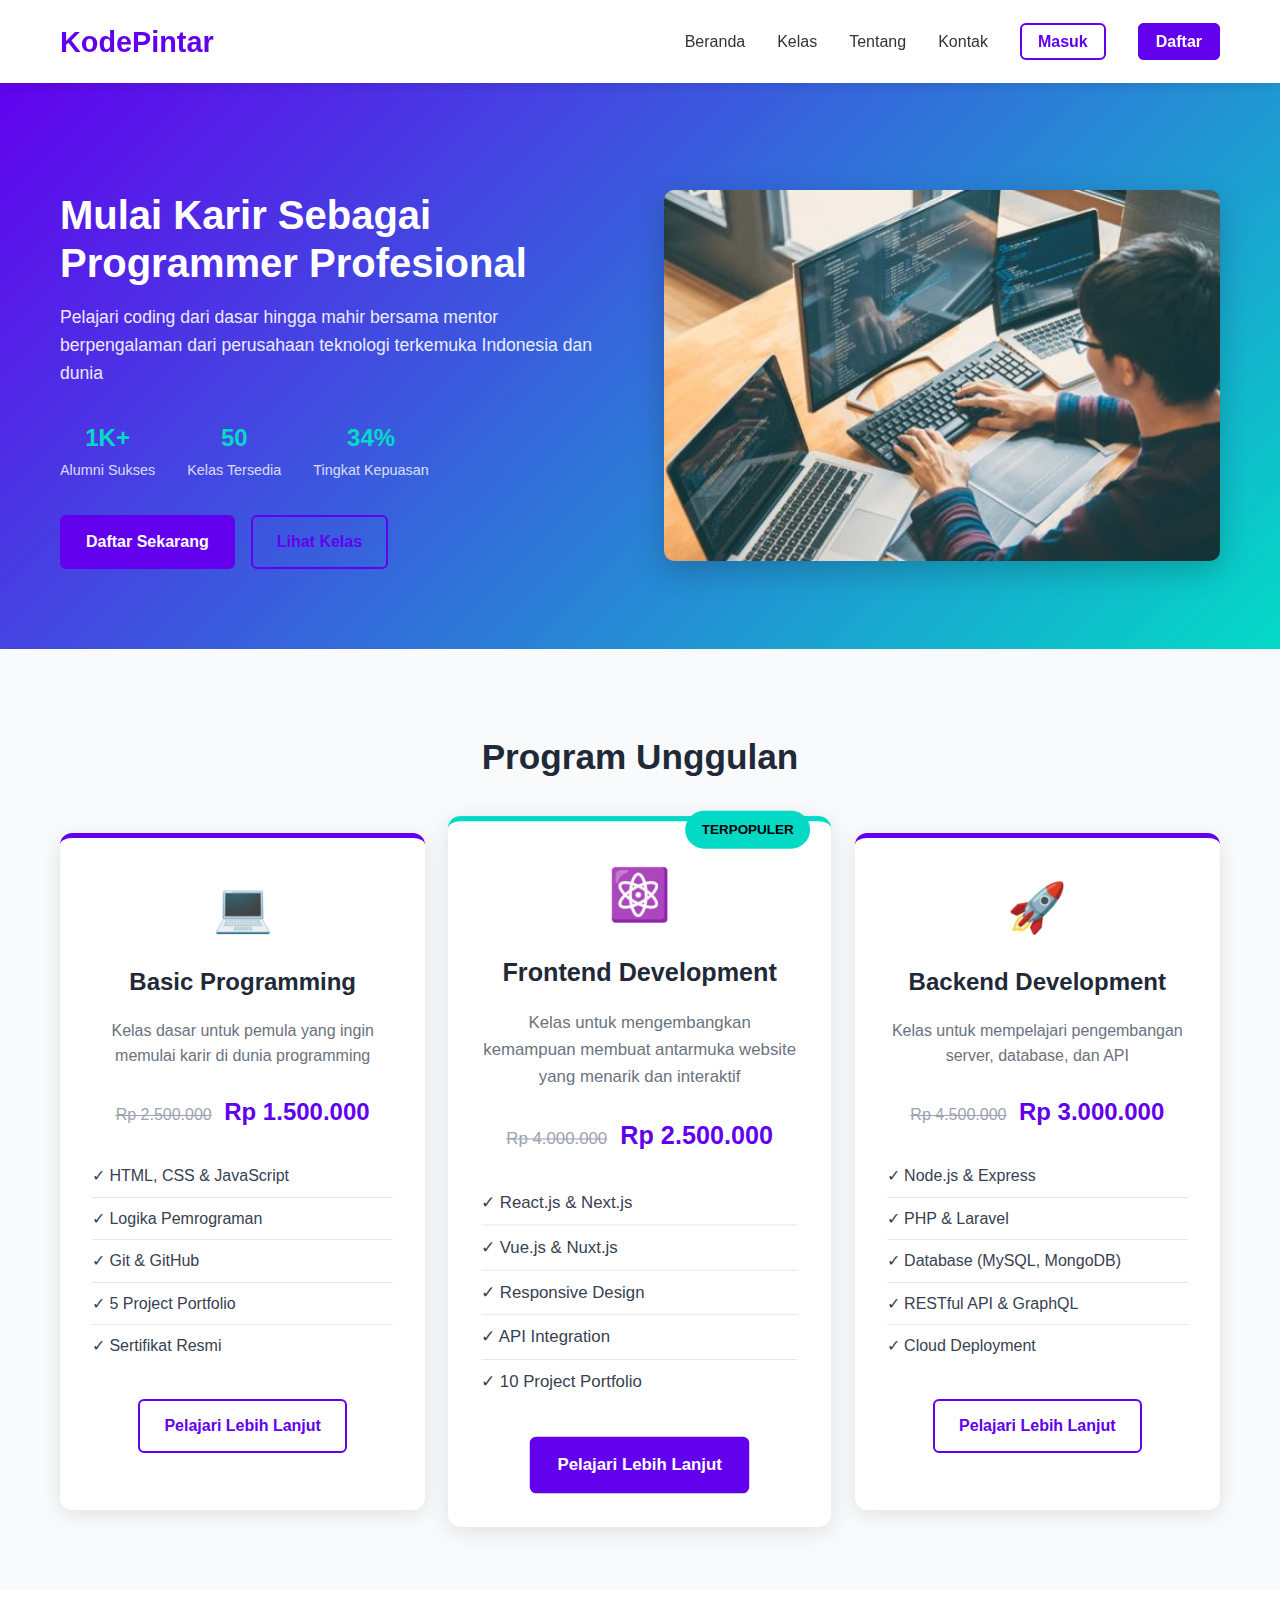
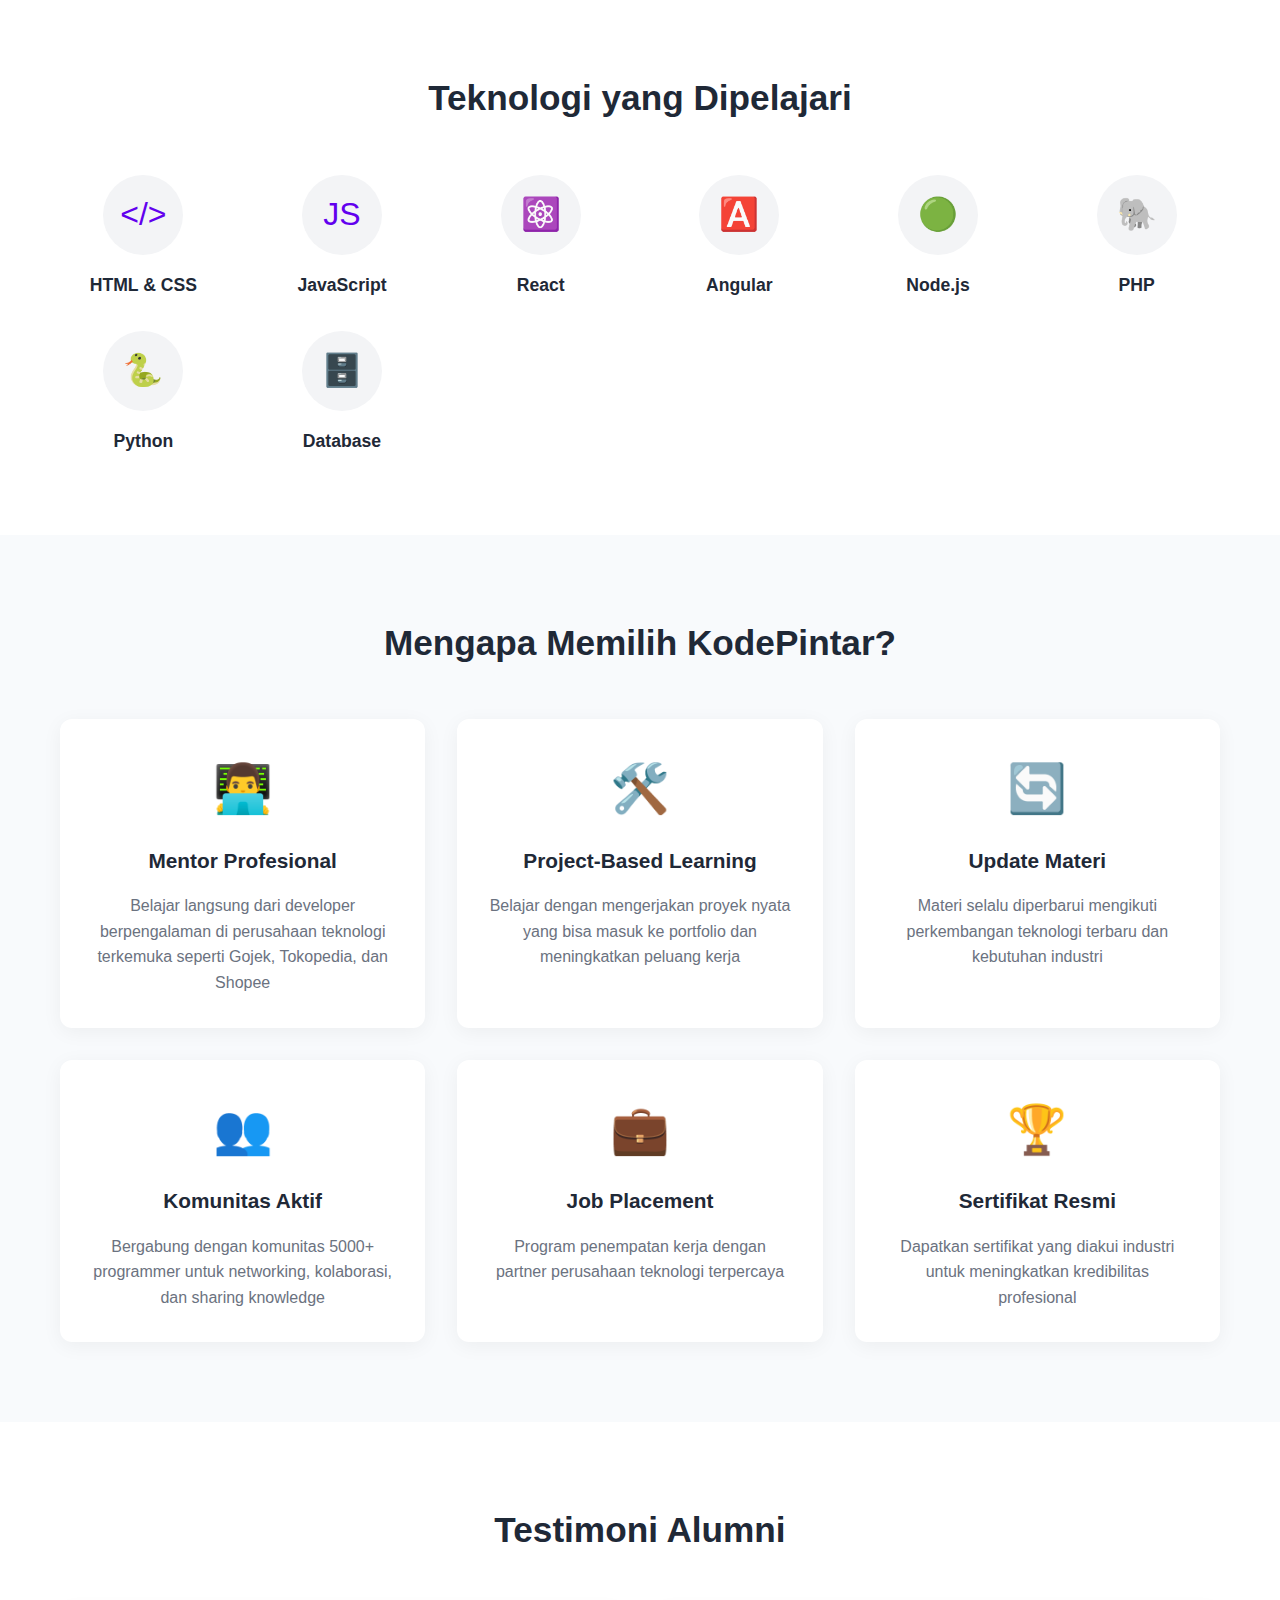
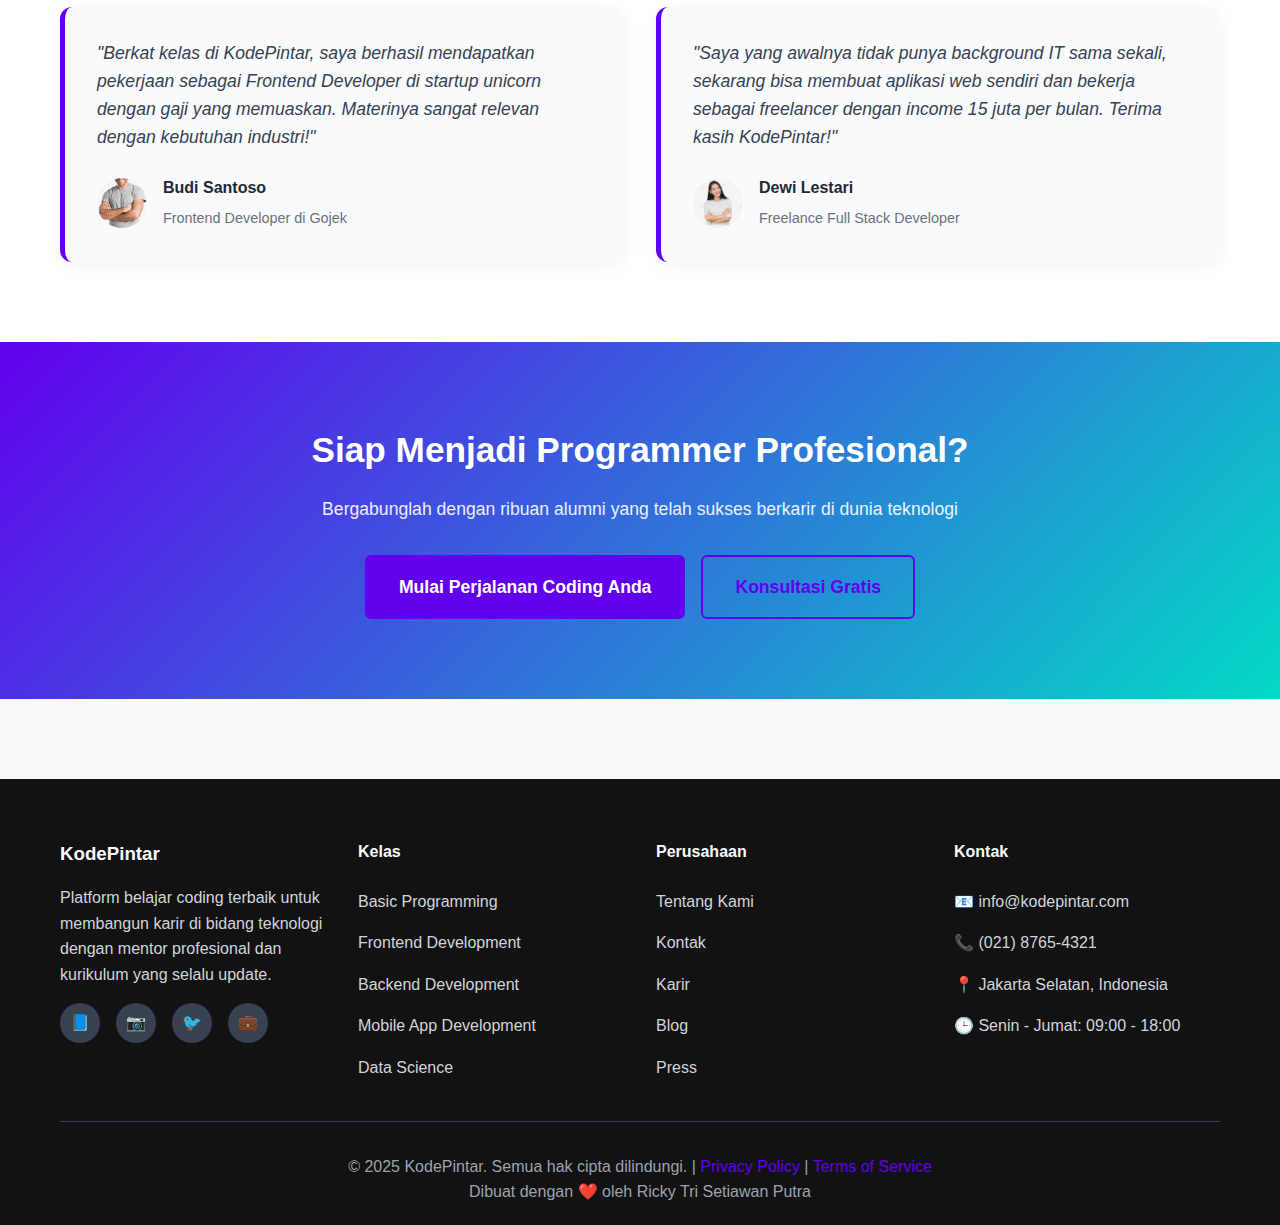
<file: index.html>
<!DOCTYPE html>
<html lang="id">
<head>
    <meta charset="UTF-8">
    <meta name="viewport" content="width=device-width, initial-scale=1.0">
    <title>KodePintar - Kelas Programming Terbaik di Indonesia</title>
    <link rel="stylesheet" href="css/global.css">
    <link rel="stylesheet" href="css/home.css">
</head>
<body>
    <!-- Header -->
    <header class="header">
        <div class="container">
            <div class="logo">
                <h1><a href="index.html">KodePintar</a></h1>
            </div>
            <nav class="nav">
                <ul>
                    <li><a href="index.html">Beranda</a></li>
                    <li><a href="pages/classes.html">Kelas</a></li>
                    <li><a href="pages/about.html">Tentang</a></li>
                    <li><a href="pages/contact.html">Kontak</a></li>
                    <li><a href="pages/login.html" class="btn-login">Masuk</a></li>
                    <li><a href="pages/register.html" class="btn-register">Daftar</a></li>
                </ul>
                <div class="mobile-menu-toggle">
                    <span></span>
                    <span></span>
                    <span></span>
                </div>
            </nav>
        </div>
    </header>

    <!-- Hero Section -->
    <section id="beranda" class="hero">
        <div class="container">
            <div class="hero-content">
                <h2>Mulai Karir Sebagai Programmer Profesional</h2>
                <p>Pelajari coding dari dasar hingga mahir bersama mentor berpengalaman dari perusahaan teknologi terkemuka Indonesia dan dunia</p>
                <div class="hero-stats">
                    <div class="stat-item">
                        <span class="stat-number">5000+</span>
                        <span class="stat-label">Alumni Sukses</span>
                    </div>
                    <div class="stat-item">
                        <span class="stat-number">50</span>
                        <span class="stat-label">Kelas Tersedia</span>
                    </div>
                    <div class="stat-item">
                        <span class="stat-number">95%</span>
                        <span class="stat-label">Tingkat Kepuasan</span>
                    </div>
                </div>
                <div class="hero-buttons">
                    <a href="pages/register.html" class="btn btn-primary">Daftar Sekarang</a>
                    <a href="pages/classes.html" class="btn btn-secondary">Lihat Kelas</a>
                </div>
            </div>
            <div class="hero-image">
                <img src="images/coding.jpg" alt="Programmer sedang coding">
            </div>
        </div>
    </section>

    <!-- Program Section -->
    <section id="kelas" class="programs">
        <div class="container">
            <h2 class="section-title">Program Unggulan</h2>
            <div class="program-grid">
                <div class="program-card">
                    <div class="program-icon">💻</div>
                    <h3>Basic Programming</h3>
                    <p>Kelas dasar untuk pemula yang ingin memulai karir di dunia programming</p>
                    <div class="program-price">
                        <span class="price-old">Rp 2.500.000</span>
                        <span class="price-new">Rp 1.500.000</span>
                    </div>
                    <ul class="program-features">
                        <li>✓ HTML, CSS & JavaScript</li>
                        <li>✓ Logika Pemrograman</li>
                        <li>✓ Git & GitHub</li>
                        <li>✓ 5 Project Portfolio</li>
                        <li>✓ Sertifikat Resmi</li>
                    </ul>
                    <a href="pages/classes.html#basic" class="btn btn-outline">Pelajari Lebih Lanjut</a>
                </div>

                <div class="program-card featured">
                    <div class="featured-badge">TERPOPULER</div>
                    <div class="program-icon">⚛️</div>
                    <h3>Frontend Development</h3>
                    <p>Kelas untuk mengembangkan kemampuan membuat antarmuka website yang menarik dan interaktif</p>
                    <div class="program-price">
                        <span class="price-old">Rp 4.000.000</span>
                        <span class="price-new">Rp 2.500.000</span>
                    </div>
                    <ul class="program-features">
                        <li>✓ React.js & Next.js</li>
                        <li>✓ Vue.js & Nuxt.js</li>
                        <li>✓ Responsive Design</li>
                        <li>✓ API Integration</li>
                        <li>✓ 10 Project Portfolio</li>
                    </ul>
                    <a href="pages/classes.html#frontend" class="btn btn-primary">Pelajari Lebih Lanjut</a>
                </div>

                <div class="program-card">
                    <div class="program-icon">🚀</div>
                    <h3>Backend Development</h3>
                    <p>Kelas untuk mempelajari pengembangan server, database, dan API</p>
                    <div class="program-price">
                        <span class="price-old">Rp 4.500.000</span>
                        <span class="price-new">Rp 3.000.000</span>
                    </div>
                    <ul class="program-features">
                        <li>✓ Node.js & Express</li>
                        <li>✓ PHP & Laravel</li>
                        <li>✓ Database (MySQL, MongoDB)</li>
                        <li>✓ RESTful API & GraphQL</li>
                        <li>✓ Cloud Deployment</li>
                    </ul>
                    <a href="pages/classes.html#backend" class="btn btn-outline">Pelajari Lebih Lanjut</a>
                </div>
            </div>
        </div>
    </section>

    <!-- Technologies Section -->
    <section id="teknologi" class="technologies">
        <div class="container">
            <h2 class="section-title">Teknologi yang Dipelajari</h2>
            <div class="tech-grid">
                <div class="tech-item">
                    <div class="tech-icon">
                        <span>&lt;/&gt;</span>
                    </div>
                    <h3>HTML & CSS</h3>
                </div>
                <div class="tech-item">
                    <div class="tech-icon">
                        <span>JS</span>
                    </div>
                    <h3>JavaScript</h3>
                </div>
                <div class="tech-item">
                    <div class="tech-icon">
                        <span>⚛️</span>
                    </div>
                    <h3>React</h3>
                </div>
                <div class="tech-item">
                    <div class="tech-icon">
                        <span>🅰️</span>
                    </div>
                    <h3>Angular</h3>
                </div>
                <div class="tech-item">
                    <div class="tech-icon">
                        <span>🟢</span>
                    </div>
                    <h3>Node.js</h3>
                </div>
                <div class="tech-item">
                    <div class="tech-icon">
                        <span>🐘</span>
                    </div>
                    <h3>PHP</h3>
                </div>
                <div class="tech-item">
                    <div class="tech-icon">
                        <span>🐍</span>
                    </div>
                    <h3>Python</h3>
                </div>
                <div class="tech-item">
                    <div class="tech-icon">
                        <span>🗄️</span>
                    </div>
                    <h3>Database</h3>
                </div>
            </div>
        </div>
    </section>

    <!-- Features Section -->
    <section class="features">
        <div class="container">
            <h2 class="section-title">Mengapa Memilih KodePintar?</h2>
            <div class="features-grid">
                <div class="feature-item">
                    <div class="feature-icon">👨‍💻</div>
                    <h3>Mentor Profesional</h3>
                    <p>Belajar langsung dari developer berpengalaman di perusahaan teknologi terkemuka seperti Gojek, Tokopedia, dan Shopee</p>
                </div>
                <div class="feature-item">
                    <div class="feature-icon">🛠️</div>
                    <h3>Project-Based Learning</h3>
                    <p>Belajar dengan mengerjakan proyek nyata yang bisa masuk ke portfolio dan meningkatkan peluang kerja</p>
                </div>
                <div class="feature-item">
                    <div class="feature-icon">🔄</div>
                    <h3>Update Materi</h3>
                    <p>Materi selalu diperbarui mengikuti perkembangan teknologi terbaru dan kebutuhan industri</p>
                </div>
                <div class="feature-item">
                    <div class="feature-icon">👥</div>
                    <h3>Komunitas Aktif</h3>
                    <p>Bergabung dengan komunitas 5000+ programmer untuk networking, kolaborasi, dan sharing knowledge</p>
                </div>
                <div class="feature-item">
                    <div class="feature-icon">💼</div>
                    <h3>Job Placement</h3>
                    <p>Program penempatan kerja dengan partner perusahaan teknologi terpercaya</p>
                </div>
                <div class="feature-item">
                    <div class="feature-icon">🏆</div>
                    <h3>Sertifikat Resmi</h3>
                    <p>Dapatkan sertifikat yang diakui industri untuk meningkatkan kredibilitas profesional</p>
                </div>
            </div>
        </div>
    </section>

    <!-- Testimonials Section -->
    <section class="testimonials">
        <div class="container">
            <h2 class="section-title">Testimoni Alumni</h2>
            <div class="testimonial-grid">
                <div class="testimonial-card">
                    <div class="testimonial-content">
                        <p>"Berkat kelas di KodePintar, saya berhasil mendapatkan pekerjaan sebagai Frontend Developer di startup unicorn dengan gaji yang memuaskan. Materinya sangat relevan dengan kebutuhan industri!"</p>
                    </div>
                    <div class="testimonial-author">
                        <img src="images/cowo.jpeg" alt="Budi">
                        <div>
                            <h4>Budi Santoso</h4>
                            <span>Frontend Developer di Gojek</span>
                        </div>
                    </div>
                </div>
                <div class="testimonial-card">
                    <div class="testimonial-content">
                        <p>"Saya yang awalnya tidak punya background IT sama sekali, sekarang bisa membuat aplikasi web sendiri dan bekerja sebagai freelancer dengan income 15 juta per bulan. Terima kasih KodePintar!"</p>
                    </div>
                    <div class="testimonial-author">
                        <img src="images/cewe.png" alt="Dewi">
                        <div>
                            <h4>Dewi Lestari</h4>
                            <span>Freelance Full Stack Developer</span>
                        </div>
                    </div>
                </div>
            </div>
        </div>
    </section>

    <!-- CTA Section -->
    <section class="cta">
        <div class="container">
            <h2>Siap Menjadi Programmer Profesional?</h2>
            <p>Bergabunglah dengan ribuan alumni yang telah sukses berkarir di dunia teknologi</p>
            <div class="cta-buttons">
                <a href="pages/register.html" class="btn btn-primary btn-large">Mulai Perjalanan Coding Anda</a>
                <a href="pages/contact.html" class="btn btn-secondary btn-large">Konsultasi Gratis</a>
            </div>
        </div>
    </section>

    <!-- Footer -->
    <footer id="kontak" class="footer">
        <div class="container">
            <div class="footer-content">
                <div class="footer-section">
                    <h3>KodePintar</h3>
                    <p>Platform belajar coding terbaik untuk membangun karir di bidang teknologi dengan mentor profesional dan kurikulum yang selalu update.</p>
                    <div class="social-links">
                        <a href="#" class="social-link">📘</a>
                        <a href="#" class="social-link">📷</a>
                        <a href="#" class="social-link">🐦</a>
                        <a href="#" class="social-link">💼</a>
                    </div>
                </div>
                <div class="footer-section">
                    <h4>Kelas</h4>
                    <ul>
                        <li><a href="pages/classes.html#basic">Basic Programming</a></li>
                        <li><a href="pages/classes.html#frontend">Frontend Development</a></li>
                        <li><a href="pages/classes.html#backend">Backend Development</a></li>
                        <li><a href="pages/classes.html#mobile">Mobile App Development</a></li>
                        <li><a href="pages/classes.html#data">Data Science</a></li>
                    </ul>
                </div>
                <div class="footer-section">
                    <h4>Perusahaan</h4>
                    <ul>
                        <li><a href="pages/about.html">Tentang Kami</a></li>
                        <li><a href="pages/contact.html">Kontak</a></li>
                        <li><a href="#">Karir</a></li>
                        <li><a href="#">Blog</a></li>
                        <li><a href="#">Press</a></li>
                    </ul>
                </div>
                <div class="footer-section">
                    <h4>Kontak</h4>
                    <ul>
                        <li>📧 info@kodepintar.com</li>
                        <li>📞 (021) 8765-4321</li>
                        <li>📍 Jakarta Selatan, Indonesia</li>
                        <li>🕒 Senin - Jumat: 09:00 - 18:00</li>
                    </ul>
                </div>
            </div>
            <div class="footer-bottom">
                <p>&copy; 2025 KodePintar. Semua hak cipta dilindungi. | <a href="#">Privacy Policy</a> | <a href="#">Terms of Service</a></p>
                <p>Dibuat dengan ❤️ oleh Ricky Tri Setiawan Putra</p>
            </div>
        </div>
    </footer>

    <script src="js/global.js"></script>
    <script src="js/home.js"></script>
</body>
</html>
</file>
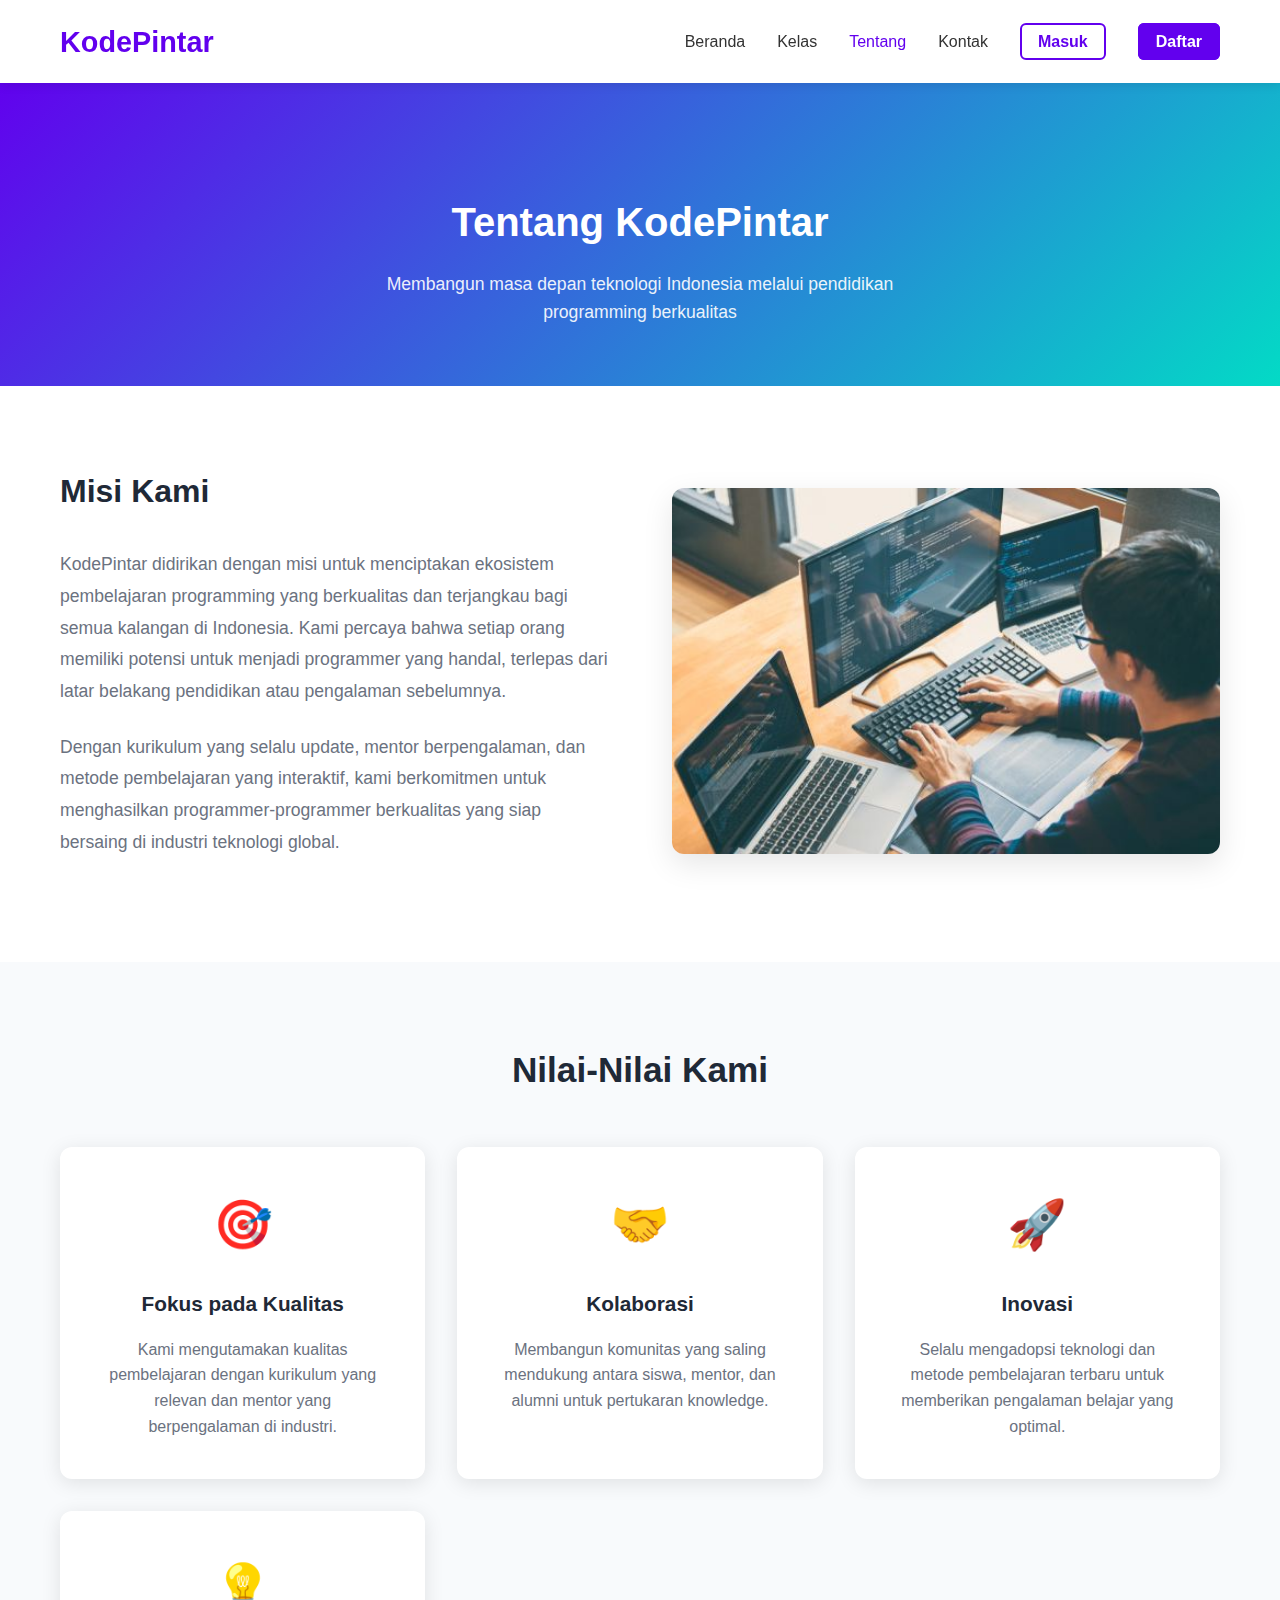
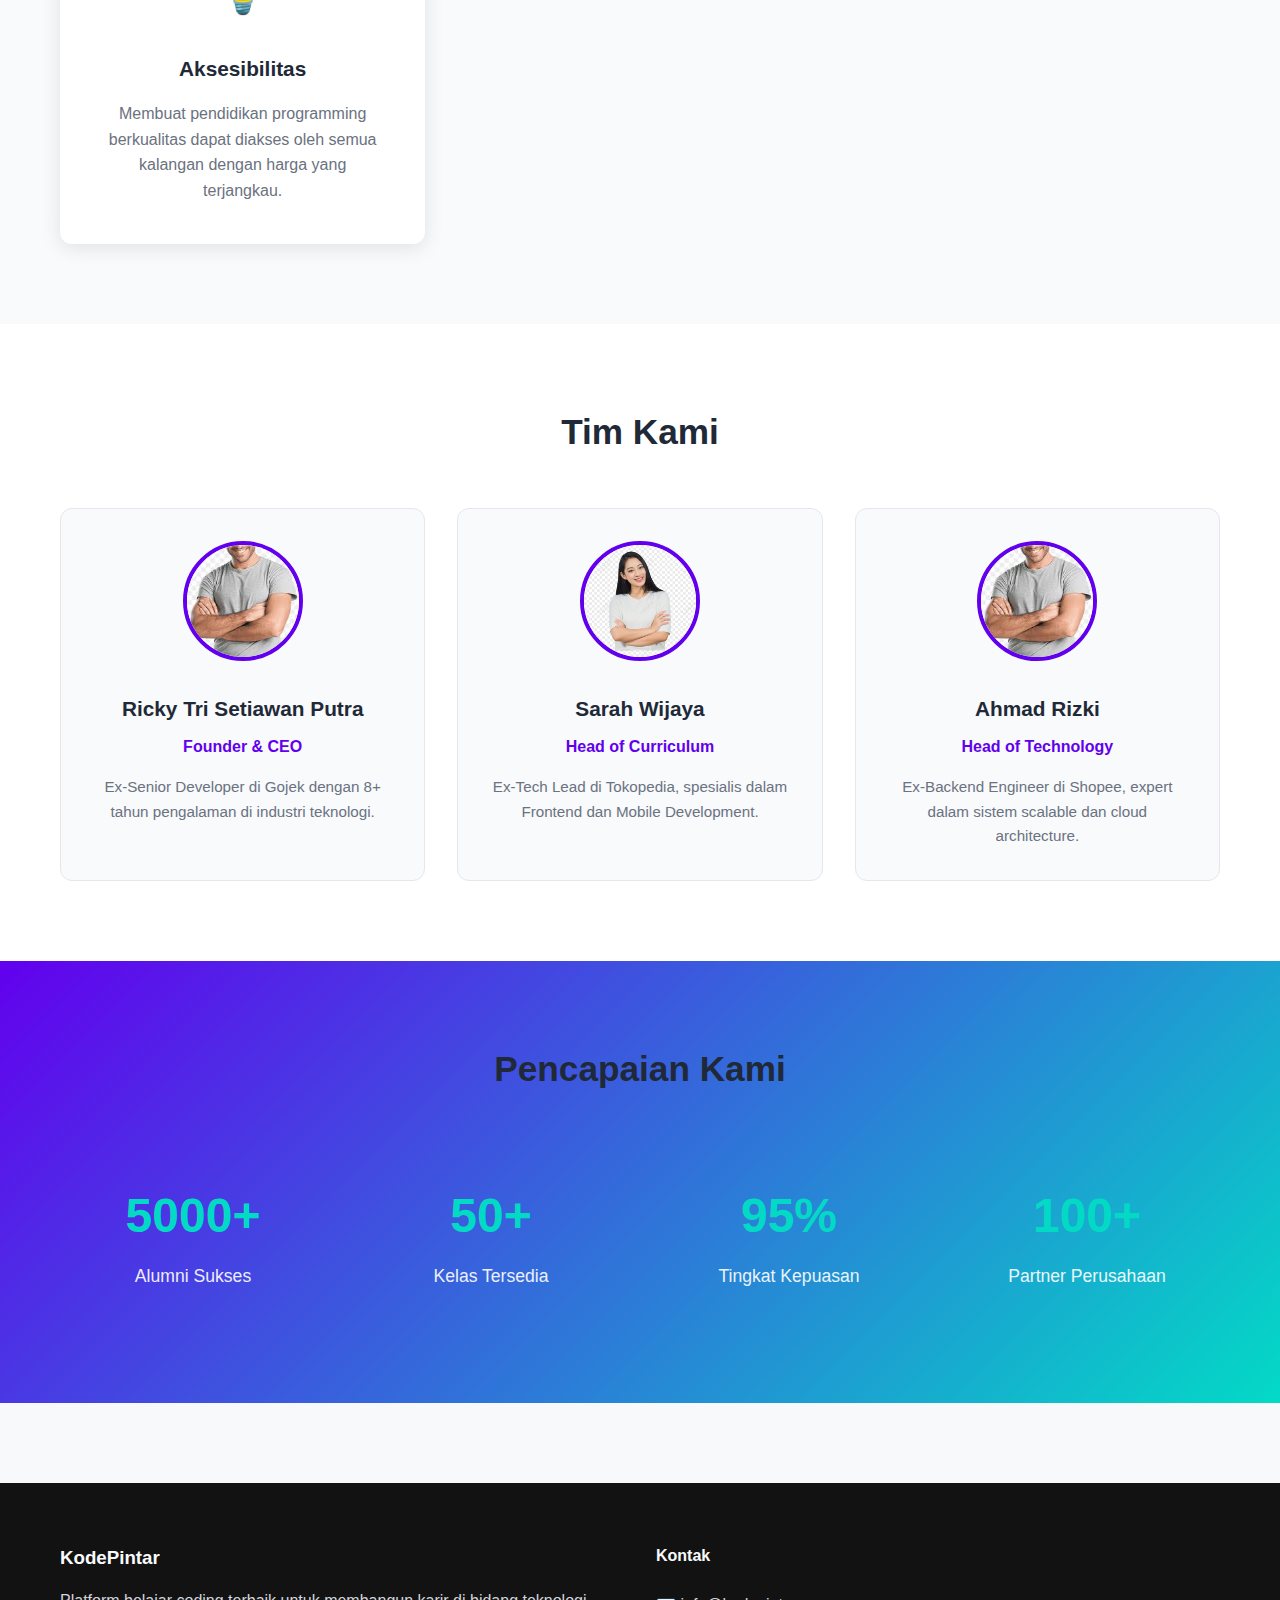
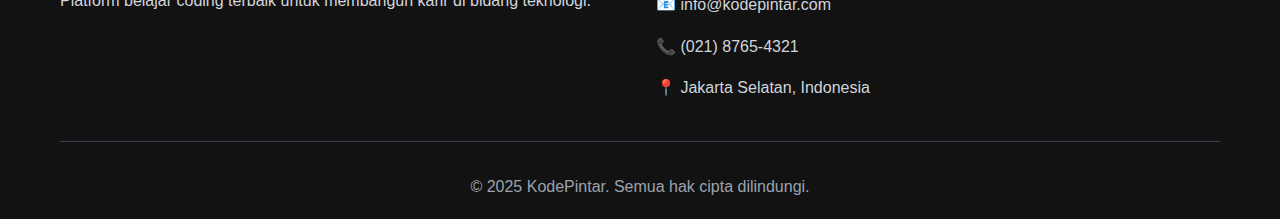
<file: pages/about.html>
<!DOCTYPE html>
<html lang="id">
<head>
    <meta charset="UTF-8">
    <meta name="viewport" content="width=device-width, initial-scale=1.0">
    <title>Tentang Kami - KodePintar</title>
    <link rel="stylesheet" href="../css/global.css">
    <link rel="stylesheet" href="../css/about.css">
</head>
<body>
    <!-- Header -->
    <header class="header">
        <div class="container">
            <div class="logo">
                <h1><a href="../index.html">KodePintar</a></h1>
            </div>
            <nav class="nav">
                <ul>
                    <li><a href="../index.html">Beranda</a></li>
                    <li><a href="classes.html">Kelas</a></li>
                    <li><a href="about.html" class="active">Tentang</a></li>
                    <li><a href="contact.html">Kontak</a></li>
                    <li><a href="login.html" class="btn-login">Masuk</a></li>
                    <li><a href="register.html" class="btn-register">Daftar</a></li>
                </ul>
            </nav>
        </div>
    </header>

    <!-- Hero Section -->
    <section class="about-hero">
        <div class="container">
            <h1>Tentang KodePintar</h1>
            <p>Membangun masa depan teknologi Indonesia melalui pendidikan programming berkualitas</p>
        </div>
    </section>

    <!-- Mission Section -->
    <section class="mission-section">
        <div class="container">
            <div class="mission-content">
                <div class="mission-text">
                    <h2>Misi Kami</h2>
                    <p>KodePintar didirikan dengan misi untuk menciptakan ekosistem pembelajaran programming yang berkualitas dan terjangkau bagi semua kalangan di Indonesia. Kami percaya bahwa setiap orang memiliki potensi untuk menjadi programmer yang handal, terlepas dari latar belakang pendidikan atau pengalaman sebelumnya.</p>
                    <p>Dengan kurikulum yang selalu update, mentor berpengalaman, dan metode pembelajaran yang interaktif, kami berkomitmen untuk menghasilkan programmer-programmer berkualitas yang siap bersaing di industri teknologi global.</p>
                </div>
                <div class="mission-image">
                    <img src="../images/coding.jpg" alt="Tim KodePintar">
                </div>
            </div>
        </div>
    </section>

    <!-- Values Section -->
    <section class="values-section">
        <div class="container">
            <h2 class="section-title">Nilai-Nilai Kami</h2>
            <div class="values-grid">
                <div class="value-card">
                    <div class="value-icon">🎯</div>
                    <h3>Fokus pada Kualitas</h3>
                    <p>Kami mengutamakan kualitas pembelajaran dengan kurikulum yang relevan dan mentor yang berpengalaman di industri.</p>
                </div>
                <div class="value-card">
                    <div class="value-icon">🤝</div>
                    <h3>Kolaborasi</h3>
                    <p>Membangun komunitas yang saling mendukung antara siswa, mentor, dan alumni untuk pertukaran knowledge.</p>
                </div>
                <div class="value-card">
                    <div class="value-icon">🚀</div>
                    <h3>Inovasi</h3>
                    <p>Selalu mengadopsi teknologi dan metode pembelajaran terbaru untuk memberikan pengalaman belajar yang optimal.</p>
                </div>
                <div class="value-card">
                    <div class="value-icon">💡</div>
                    <h3>Aksesibilitas</h3>
                    <p>Membuat pendidikan programming berkualitas dapat diakses oleh semua kalangan dengan harga yang terjangkau.</p>
                </div>
            </div>
        </div>
    </section>

    <!-- Team Section -->
    <section class="team-section">
        <div class="container">
            <h2 class="section-title">Tim Kami</h2>
            <div class="team-grid">
                <div class="team-card">
                    <img src="../images/cowo.jpeg" alt="Ricky Tri Setiawan">
                    <h3>Ricky Tri Setiawan Putra</h3>
                    <p>Founder & CEO</p>
                    <p>Ex-Senior Developer di Gojek dengan 8+ tahun pengalaman di industri teknologi.</p>
                </div>
                <div class="team-card">
                    <img src="../images/cewe.png" alt="Sarah Wijaya">
                    <h3>Sarah Wijaya</h3>
                    <p>Head of Curriculum</p>
                    <p>Ex-Tech Lead di Tokopedia, spesialis dalam Frontend dan Mobile Development.</p>
                </div>
                <div class="team-card">
                    <img src="../images/cowo.jpeg" alt="Ahmad Rizki">
                    <h3>Ahmad Rizki</h3>
                    <p>Head of Technology</p>
                    <p>Ex-Backend Engineer di Shopee, expert dalam sistem scalable dan cloud architecture.</p>
                </div>
            </div>
        </div>
    </section>

    <!-- Stats Section -->
    <section class="stats-section">
        <div class="container">
            <h2 class="section-title">Pencapaian Kami</h2>
            <div class="stats-grid">
                <div class="stat-item">
                    <div class="stat-number">5000+</div>
                    <div class="stat-label">Alumni Sukses</div>
                </div>
                <div class="stat-item">
                    <div class="stat-number">50+</div>
                    <div class="stat-label">Kelas Tersedia</div>
                </div>
                <div class="stat-item">
                    <div class="stat-number">95%</div>
                    <div class="stat-label">Tingkat Kepuasan</div>
                </div>
                <div class="stat-item">
                    <div class="stat-number">100+</div>
                    <div class="stat-label">Partner Perusahaan</div>
                </div>
            </div>
        </div>
    </section>

    <!-- Footer -->
    <footer class="footer">
        <div class="container">
            <div class="footer-content">
                <div class="footer-section">
                    <h3>KodePintar</h3>
                    <p>Platform belajar coding terbaik untuk membangun karir di bidang teknologi.</p>
                </div>
                <div class="footer-section">
                    <h4>Kontak</h4>
                    <ul>
                        <li>📧 info@kodepintar.com</li>
                        <li>📞 (021) 8765-4321</li>
                        <li>📍 Jakarta Selatan, Indonesia</li>
                    </ul>
                </div>
            </div>
            <div class="footer-bottom">
                <p>&copy; 2025 KodePintar. Semua hak cipta dilindungi.</p>
            </div>
        </div>
    </footer>

    <script src="../js/global.js"></script>
</body>
</html>
</file>
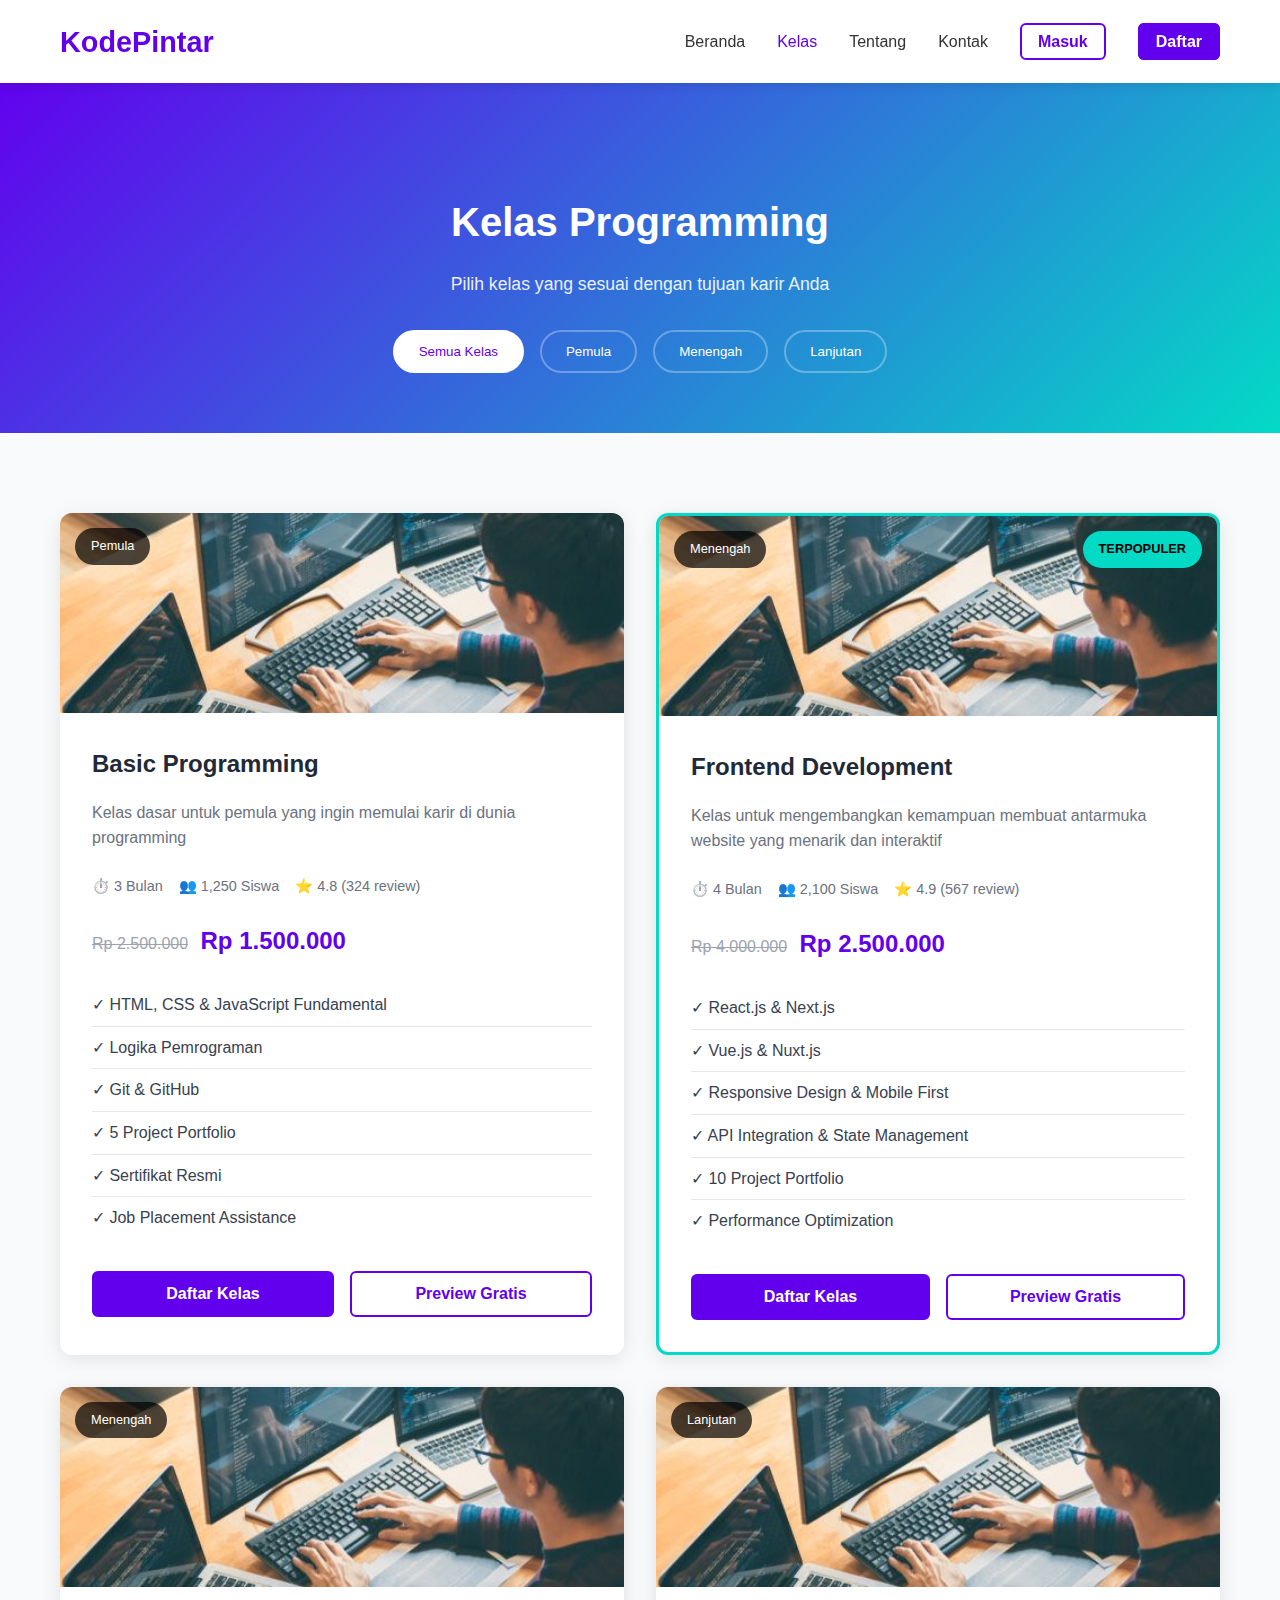
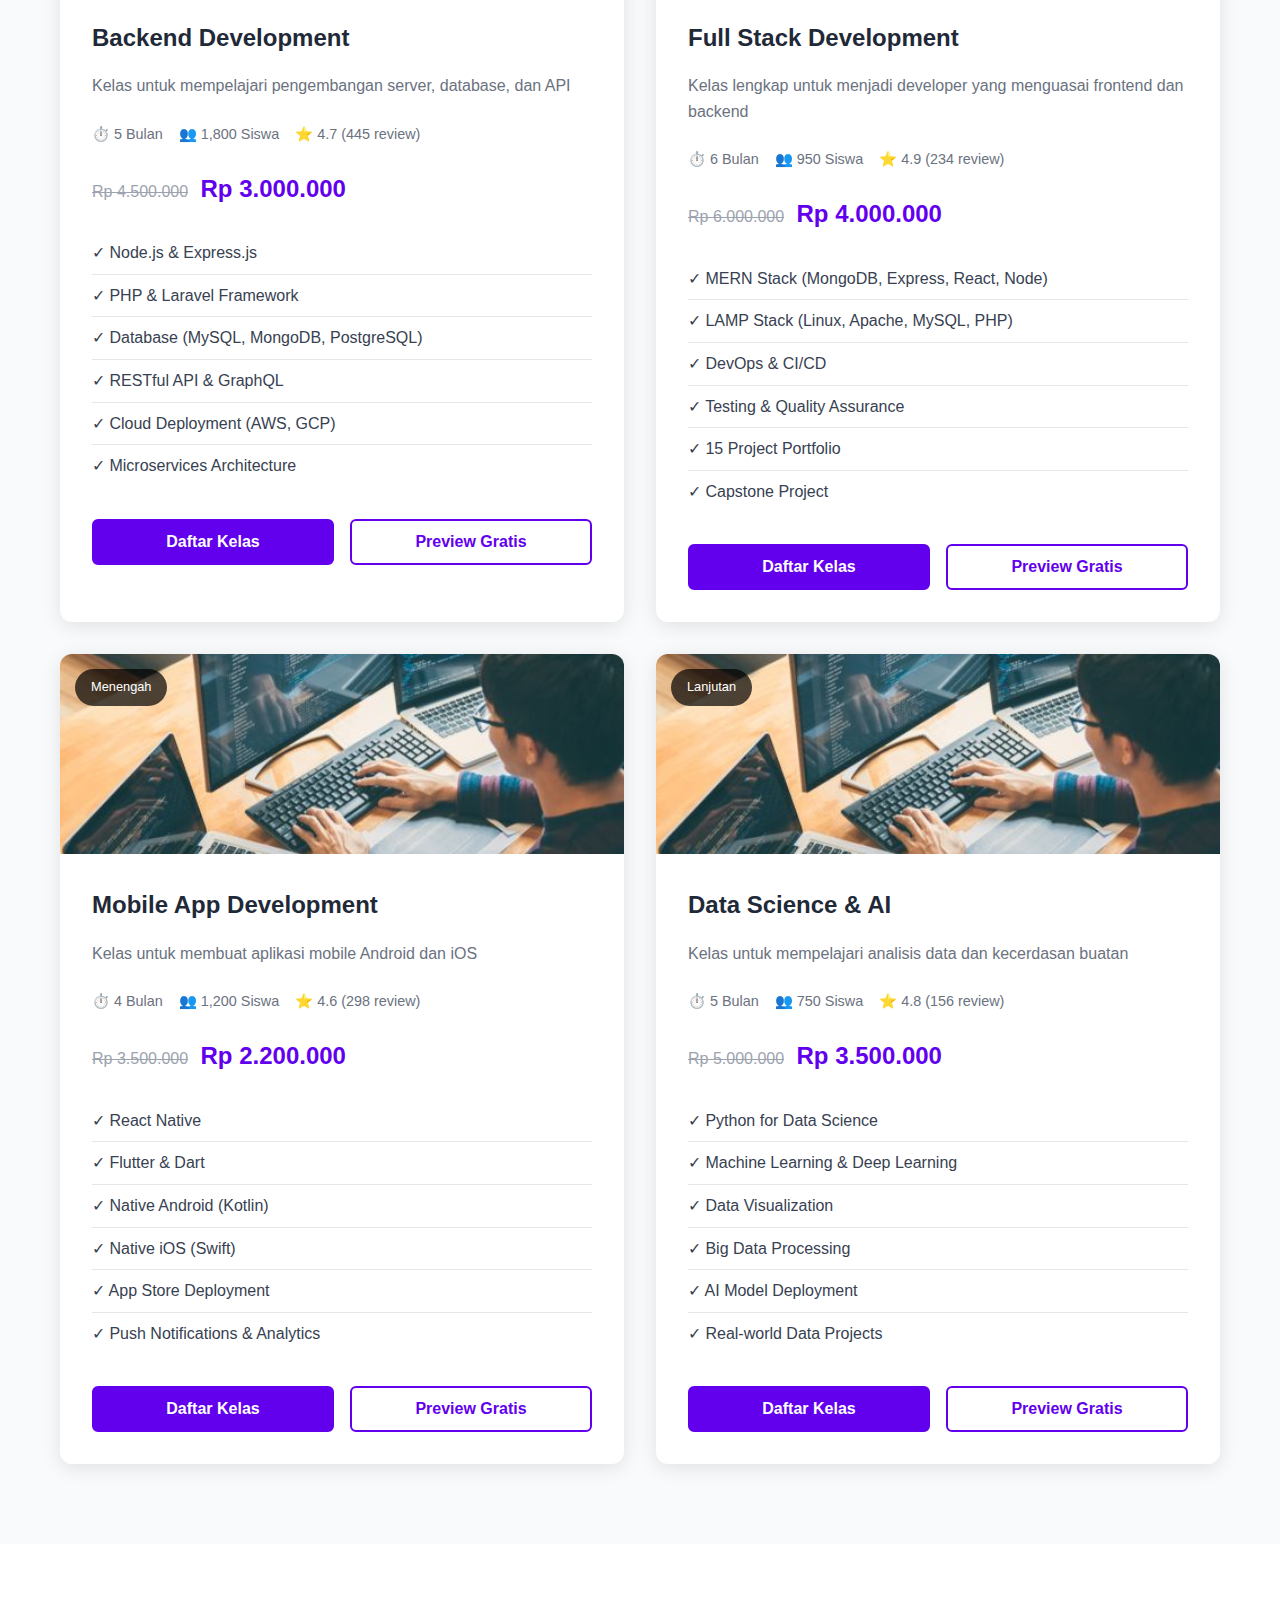
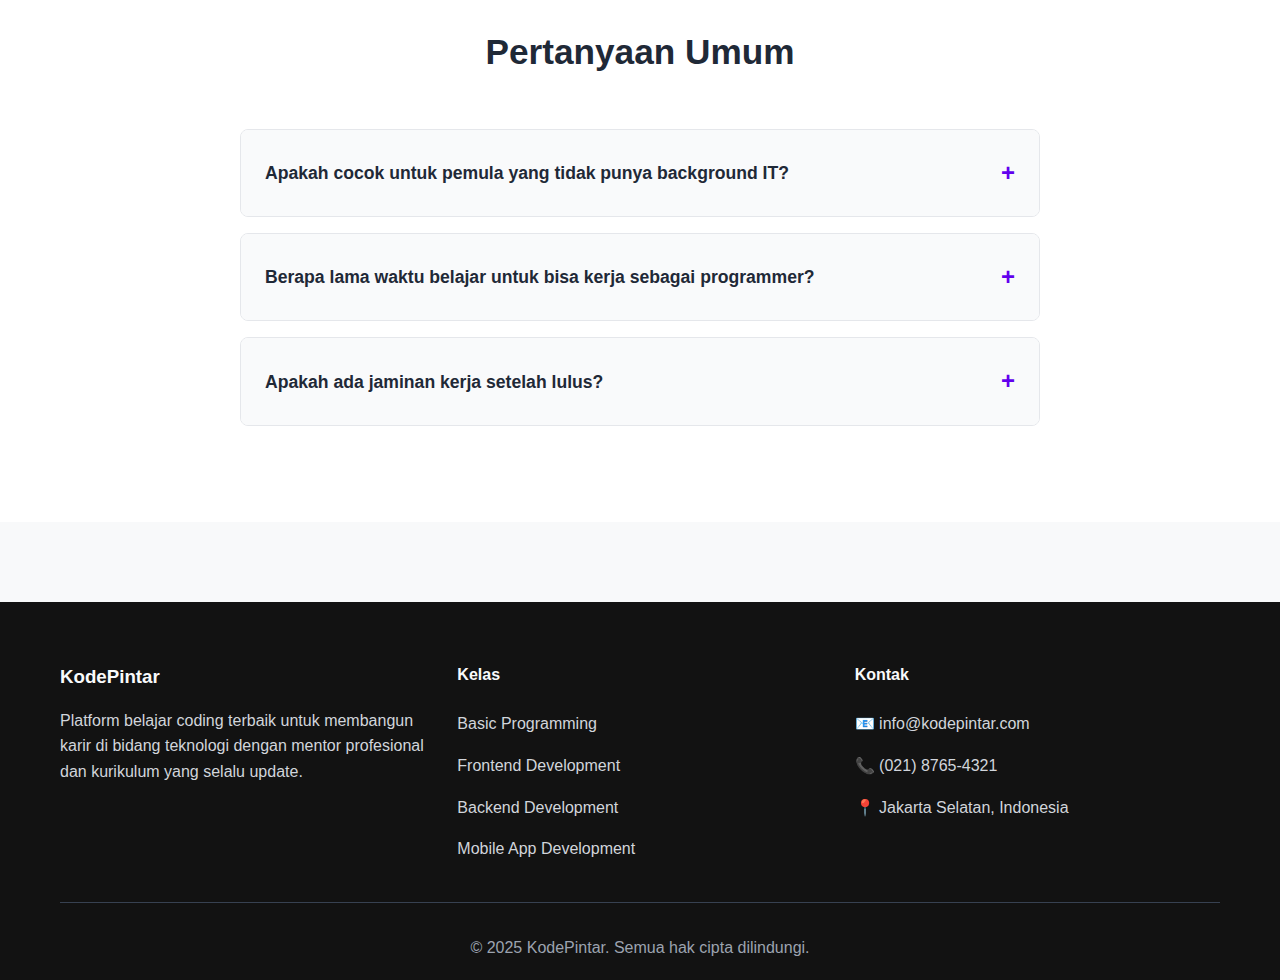
<file: pages/classes.html>
<!DOCTYPE html>
<html lang="id">
<head>
    <meta charset="UTF-8">
    <meta name="viewport" content="width=device-width, initial-scale=1.0">
    <title>Kelas Programming - KodePintar</title>
    <link rel="stylesheet" href="../css/global.css">
    <link rel="stylesheet" href="../css/classes.css">
</head>
<body>
    <!-- Header -->
    <header class="header">
        <div class="container">
            <div class="logo">
                <h1><a href="../index.html">KodePintar</a></h1>
            </div>
            <nav class="nav">
                <ul>
                    <li><a href="../index.html">Beranda</a></li>
                    <li><a href="classes.html" class="active">Kelas</a></li>
                    <li><a href="about.html">Tentang</a></li>
                    <li><a href="contact.html">Kontak</a></li>
                    <li><a href="login.html" class="btn-login">Masuk</a></li>
                    <li><a href="register.html" class="btn-register">Daftar</a></li>
                </ul>
                <div class="mobile-menu-toggle">
                    <span></span>
                    <span></span>
                    <span></span>
                </div>
            </nav>
        </div>
    </header>

    <!-- Hero Section -->
    <section class="classes-hero">
        <div class="container">
            <h1>Kelas Programming</h1>
            <p>Pilih kelas yang sesuai dengan tujuan karir Anda</p>
            <div class="filter-tabs">
                <button class="filter-btn active" data-filter="all">Semua Kelas</button>
                <button class="filter-btn" data-filter="beginner">Pemula</button>
                <button class="filter-btn" data-filter="intermediate">Menengah</button>
                <button class="filter-btn" data-filter="advanced">Lanjutan</button>
            </div>
        </div>
    </section>

    <!-- Classes Section -->
    <section class="classes-section">
        <div class="container">
            <div class="classes-grid">
                <!-- Basic Programming -->
                <div class="class-card" id="basic" data-level="beginner">
                    <div class="class-image">
                        <img src="../images/coding.jpg" alt="Basic Programming">
                        <div class="class-level">Pemula</div>
                    </div>
                    <div class="class-content">
                        <h3>Basic Programming</h3>
                        <p>Kelas dasar untuk pemula yang ingin memulai karir di dunia programming</p>
                        <div class="class-info">
                            <span class="duration">⏱️ 3 Bulan</span>
                            <span class="students">👥 1,250 Siswa</span>
                            <span class="rating">⭐ 4.8 (324 review)</span>
                        </div>
                        <div class="class-price">
                            <span class="price-old">Rp 2.500.000</span>
                            <span class="price-new">Rp 1.500.000</span>
                        </div>
                        <ul class="class-features">
                            <li>✓ HTML, CSS & JavaScript Fundamental</li>
                            <li>✓ Logika Pemrograman</li>
                            <li>✓ Git & GitHub</li>
                            <li>✓ 5 Project Portfolio</li>
                            <li>✓ Sertifikat Resmi</li>
                            <li>✓ Job Placement Assistance</li>
                        </ul>
                        <div class="class-actions">
                            <button class="btn btn-primary enroll-btn" data-class="basic">Daftar Kelas</button>
                            <button class="btn btn-outline preview-btn" data-preview="basic">Preview Gratis</button>
                        </div>
                    </div>
                </div>

                <!-- Frontend Development -->
                <div class="class-card featured" id="frontend" data-level="intermediate">
                    <div class="featured-badge">TERPOPULER</div>
                    <div class="class-image">
                        <img src="../images/coding.jpg" alt="Frontend Development">
                        <div class="class-level">Menengah</div>
                    </div>
                    <div class="class-content">
                        <h3>Frontend Development</h3>
                        <p>Kelas untuk mengembangkan kemampuan membuat antarmuka website yang menarik dan interaktif</p>
                        <div class="class-info">
                            <span class="duration">⏱️ 4 Bulan</span>
                            <span class="students">👥 2,100 Siswa</span>
                            <span class="rating">⭐ 4.9 (567 review)</span>
                        </div>
                        <div class="class-price">
                            <span class="price-old">Rp 4.000.000</span>
                            <span class="price-new">Rp 2.500.000</span>
                        </div>
                        <ul class="class-features">
                            <li>✓ React.js & Next.js</li>
                            <li>✓ Vue.js & Nuxt.js</li>
                            <li>✓ Responsive Design & Mobile First</li>
                            <li>✓ API Integration & State Management</li>
                            <li>✓ 10 Project Portfolio</li>
                            <li>✓ Performance Optimization</li>
                        </ul>
                        <div class="class-actions">
                            <button class="btn btn-primary enroll-btn" data-class="frontend">Daftar Kelas</button>
                            <button class="btn btn-outline preview-btn" data-preview="frontend">Preview Gratis</button>
                        </div>
                    </div>
                </div>

                <!-- Backend Development -->
                <div class="class-card" id="backend" data-level="intermediate">
                    <div class="class-image">
                        <img src="../images/coding.jpg" alt="Backend Development">
                        <div class="class-level">Menengah</div>
                    </div>
                    <div class="class-content">
                        <h3>Backend Development</h3>
                        <p>Kelas untuk mempelajari pengembangan server, database, dan API</p>
                        <div class="class-info">
                            <span class="duration">⏱️ 5 Bulan</span>
                            <span class="students">👥 1,800 Siswa</span>
                            <span class="rating">⭐ 4.7 (445 review)</span>
                        </div>
                        <div class="class-price">
                            <span class="price-old">Rp 4.500.000</span>
                            <span class="price-new">Rp 3.000.000</span>
                        </div>
                        <ul class="class-features">
                            <li>✓ Node.js & Express.js</li>
                            <li>✓ PHP & Laravel Framework</li>
                            <li>✓ Database (MySQL, MongoDB, PostgreSQL)</li>
                            <li>✓ RESTful API & GraphQL</li>
                            <li>✓ Cloud Deployment (AWS, GCP)</li>
                            <li>✓ Microservices Architecture</li>
                        </ul>
                        <div class="class-actions">
                            <button class="btn btn-primary enroll-btn" data-class="backend">Daftar Kelas</button>
                            <button class="btn btn-outline preview-btn" data-preview="backend">Preview Gratis</button>
                        </div>
                    </div>
                </div>

                <!-- Full Stack Development -->
                <div class="class-card" id="fullstack" data-level="advanced">
                    <div class="class-image">
                        <img src="../images/coding.jpg" alt="Full Stack Development">
                        <div class="class-level">Lanjutan</div>
                    </div>
                    <div class="class-content">
                        <h3>Full Stack Development</h3>
                        <p>Kelas lengkap untuk menjadi developer yang menguasai frontend dan backend</p>
                        <div class="class-info">
                            <span class="duration">⏱️ 6 Bulan</span>
                            <span class="students">👥 950 Siswa</span>
                            <span class="rating">⭐ 4.9 (234 review)</span>
                        </div>
                        <div class="class-price">
                            <span class="price-old">Rp 6.000.000</span>
                            <span class="price-new">Rp 4.000.000</span>
                        </div>
                        <ul class="class-features">
                            <li>✓ MERN Stack (MongoDB, Express, React, Node)</li>
                            <li>✓ LAMP Stack (Linux, Apache, MySQL, PHP)</li>
                            <li>✓ DevOps & CI/CD</li>
                            <li>✓ Testing & Quality Assurance</li>
                            <li>✓ 15 Project Portfolio</li>
                            <li>✓ Capstone Project</li>
                        </ul>
                        <div class="class-actions">
                            <button class="btn btn-primary enroll-btn" data-class="fullstack">Daftar Kelas</button>
                            <button class="btn btn-outline preview-btn" data-preview="fullstack">Preview Gratis</button>
                        </div>
                    </div>
                </div>

                <!-- Mobile Development -->
                <div class="class-card" id="mobile" data-level="intermediate">
                    <div class="class-image">
                        <img src="../images/coding.jpg" alt="Mobile Development">
                        <div class="class-level">Menengah</div>
                    </div>
                    <div class="class-content">
                        <h3>Mobile App Development</h3>
                        <p>Kelas untuk membuat aplikasi mobile Android dan iOS</p>
                        <div class="class-info">
                            <span class="duration">⏱️ 4 Bulan</span>
                            <span class="students">👥 1,200 Siswa</span>
                            <span class="rating">⭐ 4.6 (298 review)</span>
                        </div>
                        <div class="class-price">
                            <span class="price-old">Rp 3.500.000</span>
                            <span class="price-new">Rp 2.200.000</span>
                        </div>
                        <ul class="class-features">
                            <li>✓ React Native</li>
                            <li>✓ Flutter & Dart</li>
                            <li>✓ Native Android (Kotlin)</li>
                            <li>✓ Native iOS (Swift)</li>
                            <li>✓ App Store Deployment</li>
                            <li>✓ Push Notifications & Analytics</li>
                        </ul>
                        <div class="class-actions">
                            <button class="btn btn-primary enroll-btn" data-class="mobile">Daftar Kelas</button>
                            <button class="btn btn-outline preview-btn" data-preview="mobile">Preview Gratis</button>
                        </div>
                    </div>
                </div>

                <!-- Data Science -->
                <div class="class-card" id="data" data-level="advanced">
                    <div class="class-image">
                        <img src="../images/coding.jpg" alt="Data Science">
                        <div class="class-level">Lanjutan</div>
                    </div>
                    <div class="class-content">
                        <h3>Data Science & AI</h3>
                        <p>Kelas untuk mempelajari analisis data dan kecerdasan buatan</p>
                        <div class="class-info">
                            <span class="duration">⏱️ 5 Bulan</span>
                            <span class="students">👥 750 Siswa</span>
                            <span class="rating">⭐ 4.8 (156 review)</span>
                        </div>
                        <div class="class-price">
                            <span class="price-old">Rp 5.000.000</span>
                            <span class="price-new">Rp 3.500.000</span>
                        </div>
                        <ul class="class-features">
                            <li>✓ Python for Data Science</li>
                            <li>✓ Machine Learning & Deep Learning</li>
                            <li>✓ Data Visualization</li>
                            <li>✓ Big Data Processing</li>
                            <li>✓ AI Model Deployment</li>
                            <li>✓ Real-world Data Projects</li>
                        </ul>
                        <div class="class-actions">
                            <button class="btn btn-primary enroll-btn" data-class="data">Daftar Kelas</button>
                            <button class="btn btn-outline preview-btn" data-preview="data">Preview Gratis</button>
                        </div>
                    </div>
                </div>
            </div>
        </div>
    </section>

    <!-- FAQ Section -->
    <section class="faq-section">
        <div class="container">
            <h2 class="section-title">Pertanyaan Umum</h2>
            <div class="faq-grid">
                <div class="faq-item">
                    <div class="faq-question">
                        <h3>Apakah cocok untuk pemula yang tidak punya background IT?</h3>
                        <span class="faq-toggle">+</span>
                    </div>
                    <div class="faq-answer">
                        <p>Ya, sangat cocok! Kami memiliki kelas Basic Programming yang dirancang khusus untuk pemula tanpa background IT. Materi dimulai dari dasar-dasar programming dengan penjelasan yang mudah dipahami.</p>
                    </div>
                </div>
                <div class="faq-item">
                    <div class="faq-question">
                        <h3>Berapa lama waktu belajar untuk bisa kerja sebagai programmer?</h3>
                        <span class="faq-toggle">+</span>
                    </div>
                    <div class="faq-answer">
                        <p>Tergantung kelas yang diambil. Untuk Basic Programming (3 bulan), Anda sudah bisa mulai apply pekerjaan junior. Untuk hasil optimal, kami rekomendasikan Full Stack Development (6 bulan).</p>
                    </div>
                </div>
                <div class="faq-item">
                    <div class="faq-question">
                        <h3>Apakah ada jaminan kerja setelah lulus?</h3>
                        <span class="faq-toggle">+</span>
                    </div>
                    <div class="faq-answer">
                        <p>Kami menyediakan job placement assistance dan memiliki partnership dengan 100+ perusahaan teknologi. Namun, kesuksesan juga tergantung pada dedikasi dan usaha Anda dalam belajar.</p>
                    </div>
                </div>
            </div>
        </div>
    </section>

    <!-- Footer -->
    <footer class="footer">
        <div class="container">
            <div class="footer-content">
                <div class="footer-section">
                    <h3>KodePintar</h3>
                    <p>Platform belajar coding terbaik untuk membangun karir di bidang teknologi dengan mentor profesional dan kurikulum yang selalu update.</p>
                </div>
                <div class="footer-section">
                    <h4>Kelas</h4>
                    <ul>
                        <li><a href="#basic">Basic Programming</a></li>
                        <li><a href="#frontend">Frontend Development</a></li>
                        <li><a href="#backend">Backend Development</a></li>
                        <li><a href="#mobile">Mobile App Development</a></li>
                    </ul>
                </div>
                <div class="footer-section">
                    <h4>Kontak</h4>
                    <ul>
                        <li>📧 info@kodepintar.com</li>
                        <li>📞 (021) 8765-4321</li>
                        <li>📍 Jakarta Selatan, Indonesia</li>
                    </ul>
                </div>
            </div>
            <div class="footer-bottom">
                <p>&copy; 2025 KodePintar. Semua hak cipta dilindungi.</p>
            </div>
        </div>
    </footer>

    <!-- Preview Modal -->
    <div id="previewModal" class="modal">
        <div class="modal-content">
            <span class="close">&times;</span>
            <h2 id="modalTitle">Preview Kelas</h2>
            <div id="modalBody">
                <p>Loading preview...</p>
            </div>
        </div>
    </div>

    <script src="../js/global.js"></script>
    <script src="../js/classes.js"></script>
</body>
</html>
</file>
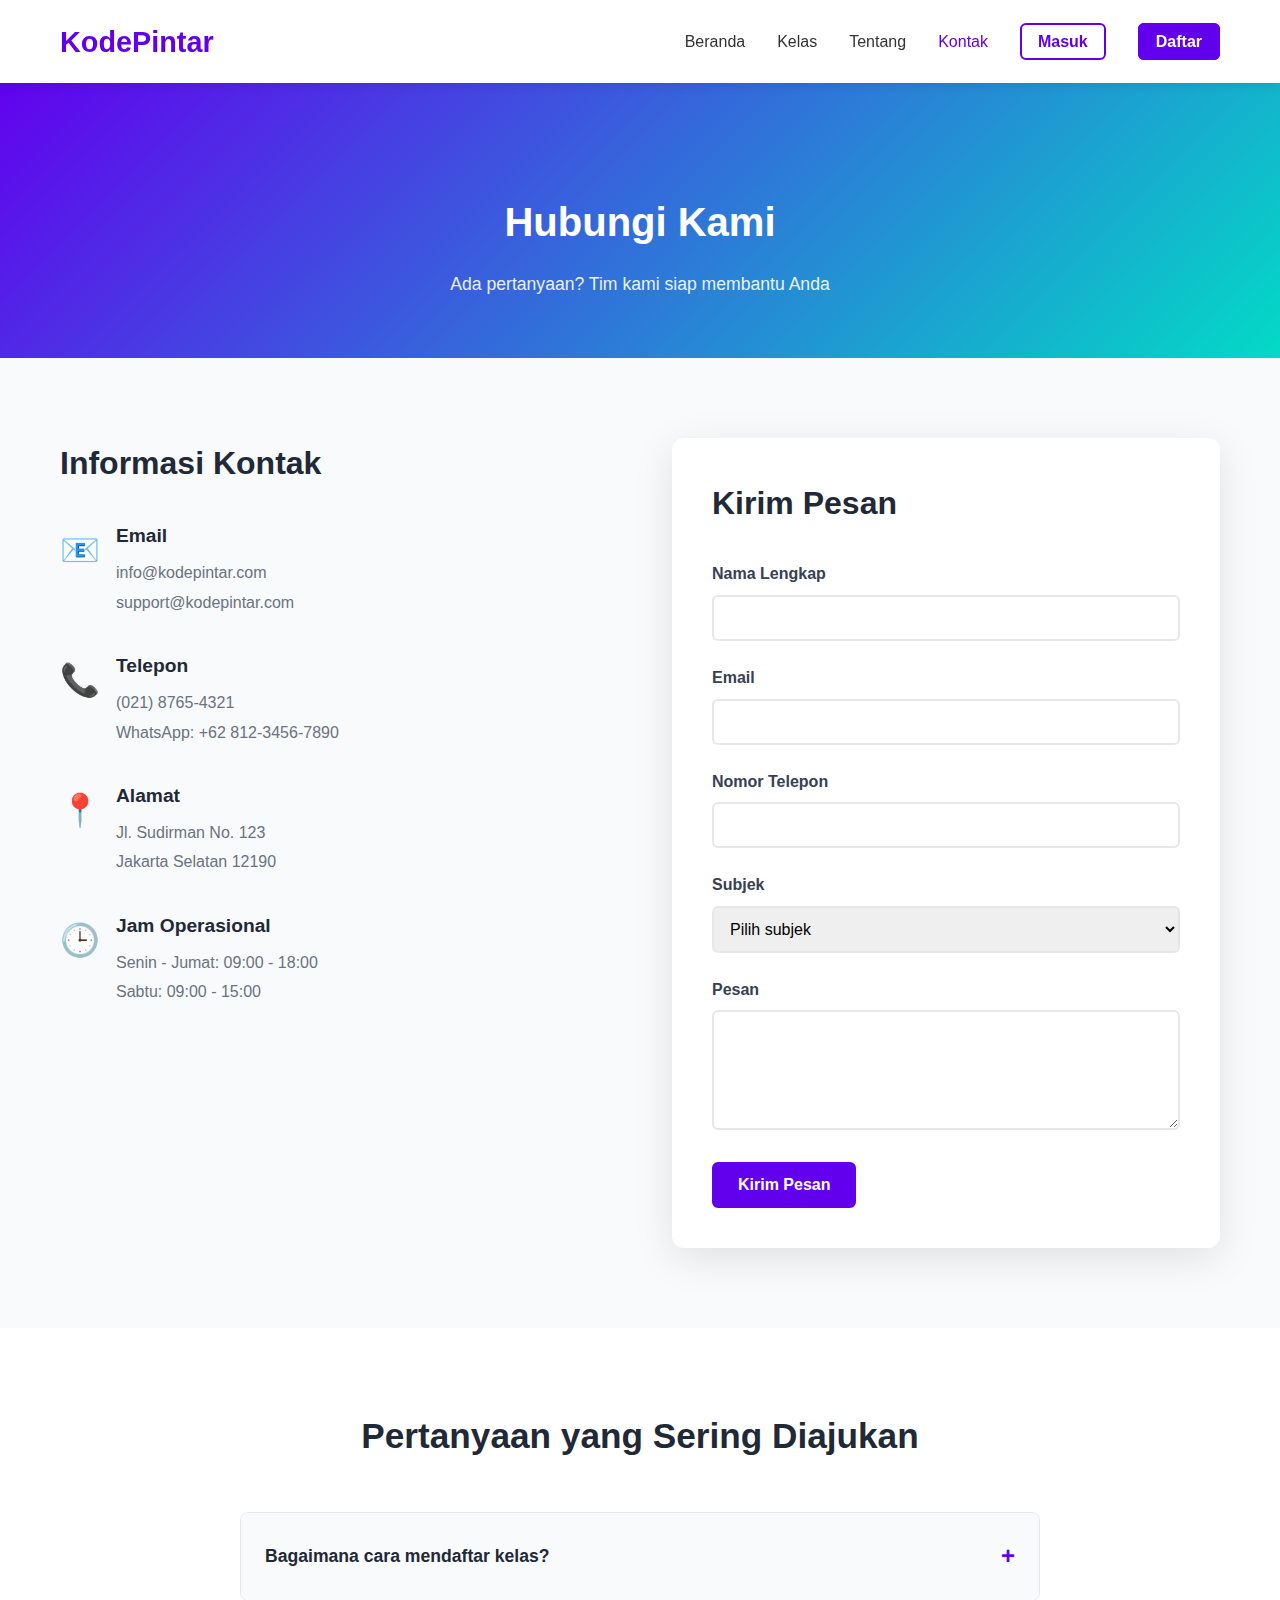
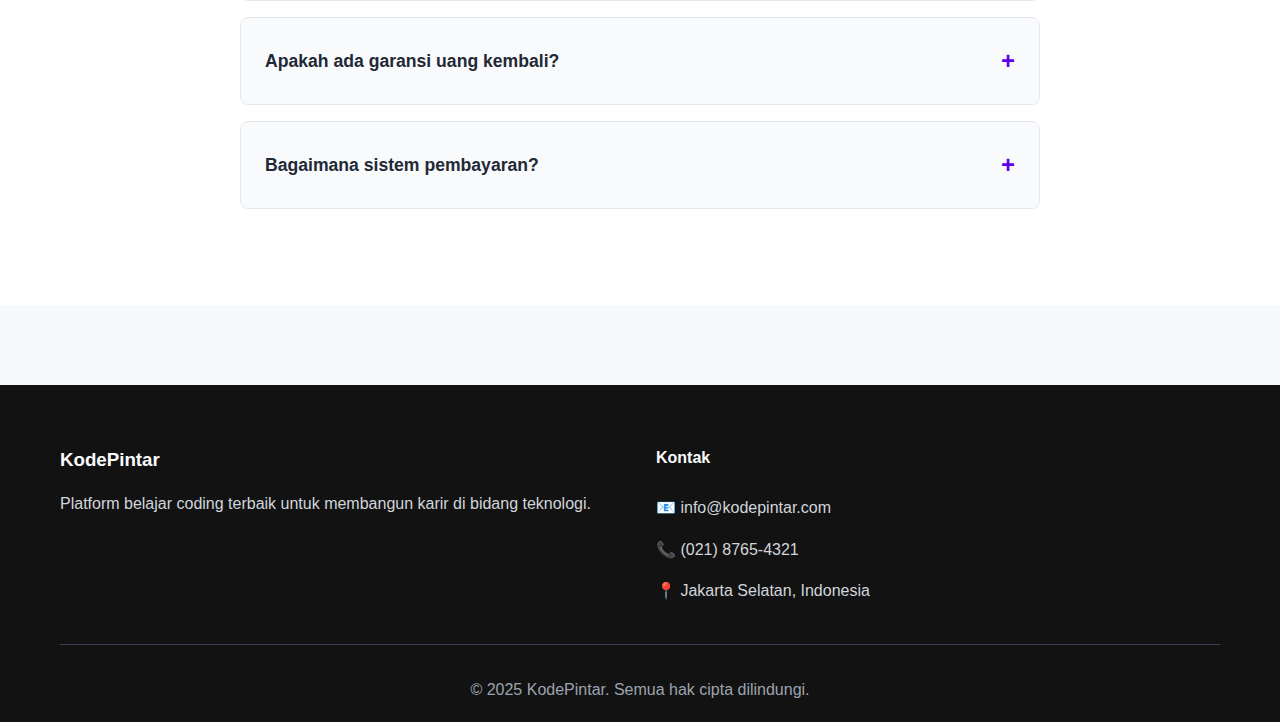
<file: pages/contact.html>
<!DOCTYPE html>
<html lang="id">
<head>
    <meta charset="UTF-8">
    <meta name="viewport" content="width=device-width, initial-scale=1.0">
    <title>Kontak - KodePintar</title>
    <link rel="stylesheet" href="../css/global.css">
    <link rel="stylesheet" href="../css/contact.css">
</head>
<body>
    <!-- Header -->
    <header class="header">
        <div class="container">
            <div class="logo">
                <h1><a href="../index.html">KodePintar</a></h1>
            </div>
            <nav class="nav">
                <ul>
                    <li><a href="../index.html">Beranda</a></li>
                    <li><a href="classes.html">Kelas</a></li>
                    <li><a href="about.html">Tentang</a></li>
                    <li><a href="contact.html" class="active">Kontak</a></li>
                    <li><a href="login.html" class="btn-login">Masuk</a></li>
                    <li><a href="register.html" class="btn-register">Daftar</a></li>
                </ul>
            </nav>
        </div>
    </header>

    <!-- Contact Hero -->
    <section class="contact-hero">
        <div class="container">
            <h1>Hubungi Kami</h1>
            <p>Ada pertanyaan? Tim kami siap membantu Anda</p>
        </div>
    </section>

    <!-- Contact Section -->
    <section class="contact-section">
        <div class="container">
            <div class="contact-container">
                <div class="contact-info">
                    <h2>Informasi Kontak</h2>
                    <div class="contact-item">
                        <div class="contact-icon">📧</div>
                        <div>
                            <h3>Email</h3>
                            <p>info@kodepintar.com</p>
                            <p>support@kodepintar.com</p>
                        </div>
                    </div>
                    <div class="contact-item">
                        <div class="contact-icon">📞</div>
                        <div>
                            <h3>Telepon</h3>
                            <p>(021) 8765-4321</p>
                            <p>WhatsApp: +62 812-3456-7890</p>
                        </div>
                    </div>
                    <div class="contact-item">
                        <div class="contact-icon">📍</div>
                        <div>
                            <h3>Alamat</h3>
                            <p>Jl. Sudirman No. 123</p>
                            <p>Jakarta Selatan 12190</p>
                        </div>
                    </div>
                    <div class="contact-item">
                        <div class="contact-icon">🕒</div>
                        <div>
                            <h3>Jam Operasional</h3>
                            <p>Senin - Jumat: 09:00 - 18:00</p>
                            <p>Sabtu: 09:00 - 15:00</p>
                        </div>
                    </div>
                </div>

                <div class="contact-form">
                    <h2>Kirim Pesan</h2>
                    <form id="contactForm">
                        <div class="form-group">
                            <label for="name">Nama Lengkap</label>
                            <input type="text" id="name" name="name" required>
                        </div>
                        <div class="form-group">
                            <label for="email">Email</label>
                            <input type="email" id="email" name="email" required>
                        </div>
                        <div class="form-group">
                            <label for="phone">Nomor Telepon</label>
                            <input type="tel" id="phone" name="phone">
                        </div>
                        <div class="form-group">
                            <label for="subject">Subjek</label>
                            <select id="subject" name="subject" required>
                                <option value="">Pilih subjek</option>
                                <option value="info">Informasi Kelas</option>
                                <option value="technical">Bantuan Teknis</option>
                                <option value="payment">Pembayaran</option>
                                <option value="partnership">Kerjasama</option>
                                <option value="other">Lainnya</option>
                            </select>
                        </div>
                        <div class="form-group">
                            <label for="message">Pesan</label>
                            <textarea id="message" name="message" rows="5" required></textarea>
                        </div>
                        <button type="submit" class="btn btn-primary">Kirim Pesan</button>
                    </form>
                </div>
            </div>
        </div>
    </section>

    <!-- FAQ Section -->
    <section class="faq-section">
        <div class="container">
            <h2 class="section-title">Pertanyaan yang Sering Diajukan</h2>
            <div class="faq-grid">
                <div class="faq-item">
                    <div class="faq-question">
                        <h3>Bagaimana cara mendaftar kelas?</h3>
                        <span class="faq-toggle">+</span>
                    </div>
                    <div class="faq-answer">
                        <p>Anda bisa mendaftar melalui website dengan mengklik tombol "Daftar" pada kelas yang diminati, atau hubungi tim kami untuk konsultasi gratis.</p>
                    </div>
                </div>
                <div class="faq-item">
                    <div class="faq-question">
                        <h3>Apakah ada garansi uang kembali?</h3>
                        <span class="faq-toggle">+</span>
                    </div>
                    <div class="faq-answer">
                        <p>Ya, kami memberikan garansi uang kembali 100% dalam 7 hari pertama jika Anda tidak puas dengan kelas yang diambil.</p>
                    </div>
                </div>
                <div class="faq-item">
                    <div class="faq-question">
                        <h3>Bagaimana sistem pembayaran?</h3>
                        <span class="faq-toggle">+</span>
                    </div>
                    <div class="faq-answer">
                        <p>Kami menerima pembayaran melalui transfer bank, e-wallet (OVO, GoPay, DANA), dan kartu kredit. Tersedia juga opsi cicilan 0%.</p>
                    </div>
                </div>
            </div>
        </div>
    </section>

    <!-- Footer -->
    <footer class="footer">
        <div class="container">
            <div class="footer-content">
                <div class="footer-section">
                    <h3>KodePintar</h3>
                    <p>Platform belajar coding terbaik untuk membangun karir di bidang teknologi.</p>
                </div>
                <div class="footer-section">
                    <h4>Kontak</h4>
                    <ul>
                        <li>📧 info@kodepintar.com</li>
                        <li>📞 (021) 8765-4321</li>
                        <li>📍 Jakarta Selatan, Indonesia</li>
                    </ul>
                </div>
            </div>
            <div class="footer-bottom">
                <p>&copy; 2025 KodePintar. Semua hak cipta dilindungi.</p>
            </div>
        </div>
    </footer>

    <script src="../js/global.js"></script>
    <script src="../js/contact.js"></script>
</body>
</html>
</file>
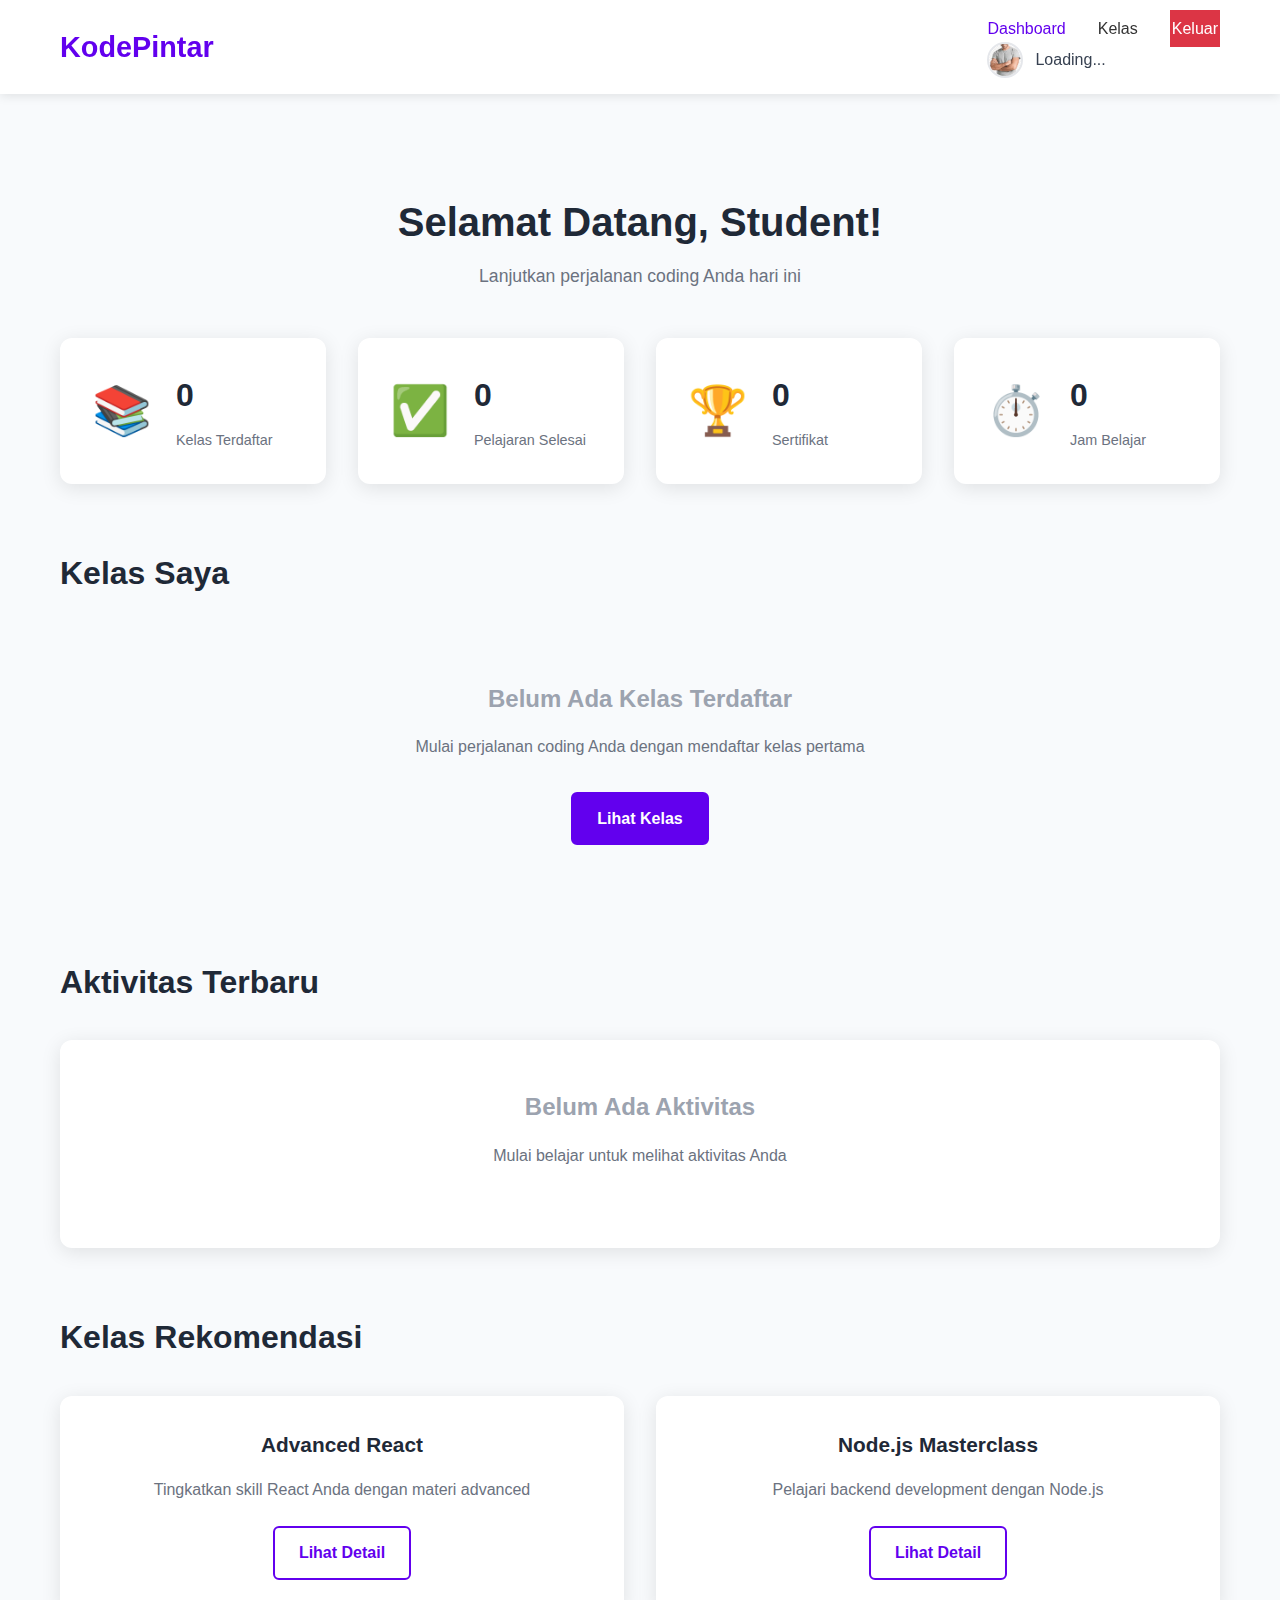
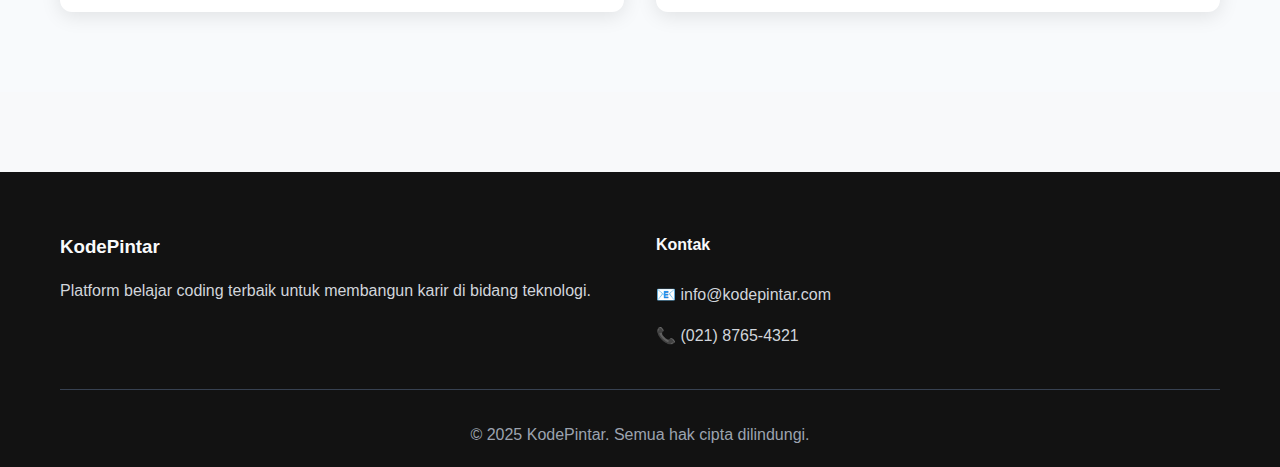
<file: pages/dashboard.html>
<!DOCTYPE html>
<html lang="id">
<head>
    <meta charset="UTF-8">
    <meta name="viewport" content="width=device-width, initial-scale=1.0">
    <title>Dashboard - KodePintar</title>
    <link rel="stylesheet" href="../css/global.css">
    <link rel="stylesheet" href="../css/dashboard.css">
</head>
<body>
    <!-- Header -->
    <header class="header">
        <div class="container">
            <div class="logo">
                <h1><a href="../index.html">KodePintar</a></h1>
            </div>
            <nav class="nav">
                <ul>
                    <li><a href="dashboard.html" class="active">Dashboard</a></li>
                    <li><a href="classes.html">Kelas</a></li>
                    <li><a href="#" id="logoutBtn" class="btn-logout">Keluar</a></li>
                </ul>
                <div class="user-profile">
                    <img src="../images/cowo.jpeg" alt="Profile" class="profile-img">
                    <span id="userName">Loading...</span>
                </div>
            </nav>
        </div>
    </header>

    <!-- Dashboard Content -->
    <main class="dashboard-main">
        <div class="container">
            <!-- Welcome Section -->
            <section class="welcome-section">
                <h1>Selamat Datang, <span id="welcomeName">Student</span>!</h1>
                <p>Lanjutkan perjalanan coding Anda hari ini</p>
            </section>

            <!-- Stats Cards -->
            <section class="stats-section">
                <div class="stats-grid">
                    <div class="stat-card">
                        <div class="stat-icon">📚</div>
                        <div class="stat-info">
                            <h3 id="enrolledClasses">0</h3>
                            <p>Kelas Terdaftar</p>
                        </div>
                    </div>
                    <div class="stat-card">
                        <div class="stat-icon">✅</div>
                        <div class="stat-info">
                            <h3 id="completedLessons">0</h3>
                            <p>Pelajaran Selesai</p>
                        </div>
                    </div>
                    <div class="stat-card">
                        <div class="stat-icon">🏆</div>
                        <div class="stat-info">
                            <h3 id="certificates">0</h3>
                            <p>Sertifikat</p>
                        </div>
                    </div>
                    <div class="stat-card">
                        <div class="stat-icon">⏱️</div>
                        <div class="stat-info">
                            <h3 id="studyHours">0</h3>
                            <p>Jam Belajar</p>
                        </div>
                    </div>
                </div>
            </section>

            <!-- My Classes Section -->
            <section class="my-classes-section">
                <h2>Kelas Saya</h2>
                <div class="classes-grid" id="myClassesGrid">
                    <!-- Classes will be loaded here -->
                </div>
            </section>

            <!-- Recent Activity -->
            <section class="activity-section">
                <h2>Aktivitas Terbaru</h2>
                <div class="activity-list" id="activityList">
                    <!-- Activities will be loaded here -->
                </div>
            </section>

            <!-- Recommended Classes -->
            <section class="recommended-section">
                <h2>Kelas Rekomendasi</h2>
                <div class="recommended-grid">
                    <div class="recommended-card">
                        <h3>Advanced React</h3>
                        <p>Tingkatkan skill React Anda dengan materi advanced</p>
                        <a href="classes.html#frontend" class="btn btn-outline">Lihat Detail</a>
                    </div>
                    <div class="recommended-card">
                        <h3>Node.js Masterclass</h3>
                        <p>Pelajari backend development dengan Node.js</p>
                        <a href="classes.html#backend" class="btn btn-outline">Lihat Detail</a>
                    </div>
                </div>
            </section>
        </div>
    </main>

    <!-- Class Modal -->
    <div id="classModal" class="modal">
        <div class="modal-content">
            <span class="close">&times;</span>
            <h2 id="modalClassTitle">Kelas</h2>
            <div id="modalClassContent">
                <!-- Class content will be loaded here -->
            </div>
        </div>
    </div>

    <!-- Footer -->
    <footer class="footer">
        <div class="container">
            <div class="footer-content">
                <div class="footer-section">
                    <h3>KodePintar</h3>
                    <p>Platform belajar coding terbaik untuk membangun karir di bidang teknologi.</p>
                </div>
                <div class="footer-section">
                    <h4>Kontak</h4>
                    <ul>
                        <li>📧 info@kodepintar.com</li>
                        <li>📞 (021) 8765-4321</li>
                    </ul>
                </div>
            </div>
            <div class="footer-bottom">
                <p>&copy; 2025 KodePintar. Semua hak cipta dilindungi.</p>
            </div>
        </div>
    </footer>

    <script src="../js/global.js"></script>
    <script src="../js/dashboard.js"></script>
</body>
</html>
</file>
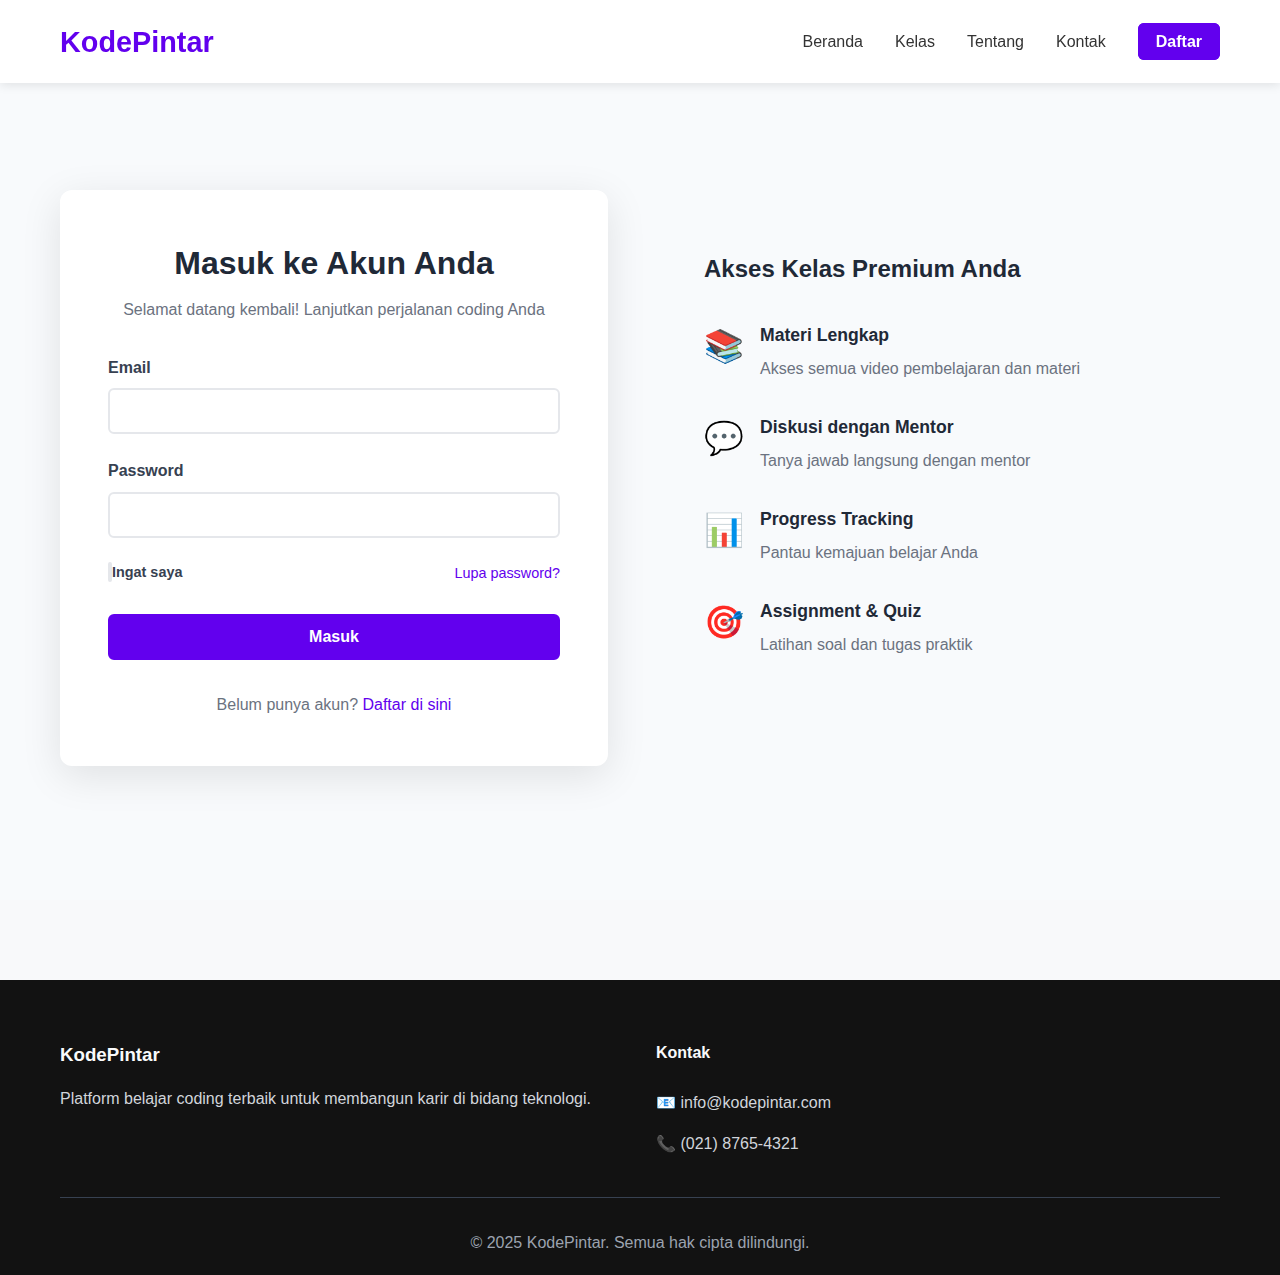
<file: pages/login.html>
<!DOCTYPE html>
<html lang="id">
<head>
    <meta charset="UTF-8">
    <meta name="viewport" content="width=device-width, initial-scale=1.0">
    <title>Masuk - KodePintar</title>
    <link rel="stylesheet" href="../css/global.css">
    <link rel="stylesheet" href="../css/auth.css">
</head>
<body>
    <!-- Header -->
    <header class="header">
        <div class="container">
            <div class="logo">
                <h1><a href="../index.html">KodePintar</a></h1>
            </div>
            <nav class="nav">
                <ul>
                    <li><a href="../index.html">Beranda</a></li>
                    <li><a href="classes.html">Kelas</a></li>
                    <li><a href="about.html">Tentang</a></li>
                    <li><a href="contact.html">Kontak</a></li>
                    <li><a href="register.html" class="btn-register">Daftar</a></li>
                </ul>
            </nav>
        </div>
    </header>

    <!-- Login Section -->
    <section class="auth-section">
        <div class="container">
            <div class="auth-container login-container">
                <div class="auth-form">
                    <h2>Masuk ke Akun Anda</h2>
                    <p>Selamat datang kembali! Lanjutkan perjalanan coding Anda</p>
                    
                    <form id="loginForm" class="form">
                        <div class="form-group">
                            <label for="loginEmail">Email</label>
                            <input type="email" id="loginEmail" name="email" required>
                            <span class="error-message" id="loginEmailError"></span>
                        </div>

                        <div class="form-group">
                            <label for="loginPassword">Password</label>
                            <input type="password" id="loginPassword" name="password" required>
                            <span class="error-message" id="loginPasswordError"></span>
                        </div>

                        <div class="form-group checkbox-group single">
                            <label class="checkbox-label">
                                <input type="checkbox" id="rememberMe" name="rememberMe">
                                <span class="checkmark"></span>
                                Ingat saya
                            </label>
                            <a href="#" class="forgot-password">Lupa password?</a>
                        </div>

                        <button type="submit" class="btn btn-primary btn-full">Masuk</button>
                    </form>

                    <div class="auth-footer">
                        <p>Belum punya akun? <a href="register.html">Daftar di sini</a></p>
                    </div>
                </div>

                <div class="auth-info">
                    <h3>Akses Kelas Premium Anda</h3>
                    <ul class="benefits-list">
                        <li>
                            <span class="benefit-icon">📚</span>
                            <div>
                                <h4>Materi Lengkap</h4>
                                <p>Akses semua video pembelajaran dan materi</p>
                            </div>
                        </li>
                        <li>
                            <span class="benefit-icon">💬</span>
                            <div>
                                <h4>Diskusi dengan Mentor</h4>
                                <p>Tanya jawab langsung dengan mentor</p>
                            </div>
                        </li>
                        <li>
                            <span class="benefit-icon">📊</span>
                            <div>
                                <h4>Progress Tracking</h4>
                                <p>Pantau kemajuan belajar Anda</p>
                            </div>
                        </li>
                        <li>
                            <span class="benefit-icon">🎯</span>
                            <div>
                                <h4>Assignment & Quiz</h4>
                                <p>Latihan soal dan tugas praktik</p>
                            </div>
                        </li>
                    </ul>
                </div>
            </div>
        </div>
    </section>

    <!-- Footer -->
    <footer class="footer">
        <div class="container">
            <div class="footer-content">
                <div class="footer-section">
                    <h3>KodePintar</h3>
                    <p>Platform belajar coding terbaik untuk membangun karir di bidang teknologi.</p>
                </div>
                <div class="footer-section">
                    <h4>Kontak</h4>
                    <ul>
                        <li>📧 info@kodepintar.com</li>
                        <li>📞 (021) 8765-4321</li>
                    </ul>
                </div>
            </div>
            <div class="footer-bottom">
                <p>&copy; 2025 KodePintar. Semua hak cipta dilindungi.</p>
            </div>
        </div>
    </footer>

    <script src="../js/global.js"></script>
    <script src="../js/auth.js"></script>
</body>
</html>
</file>
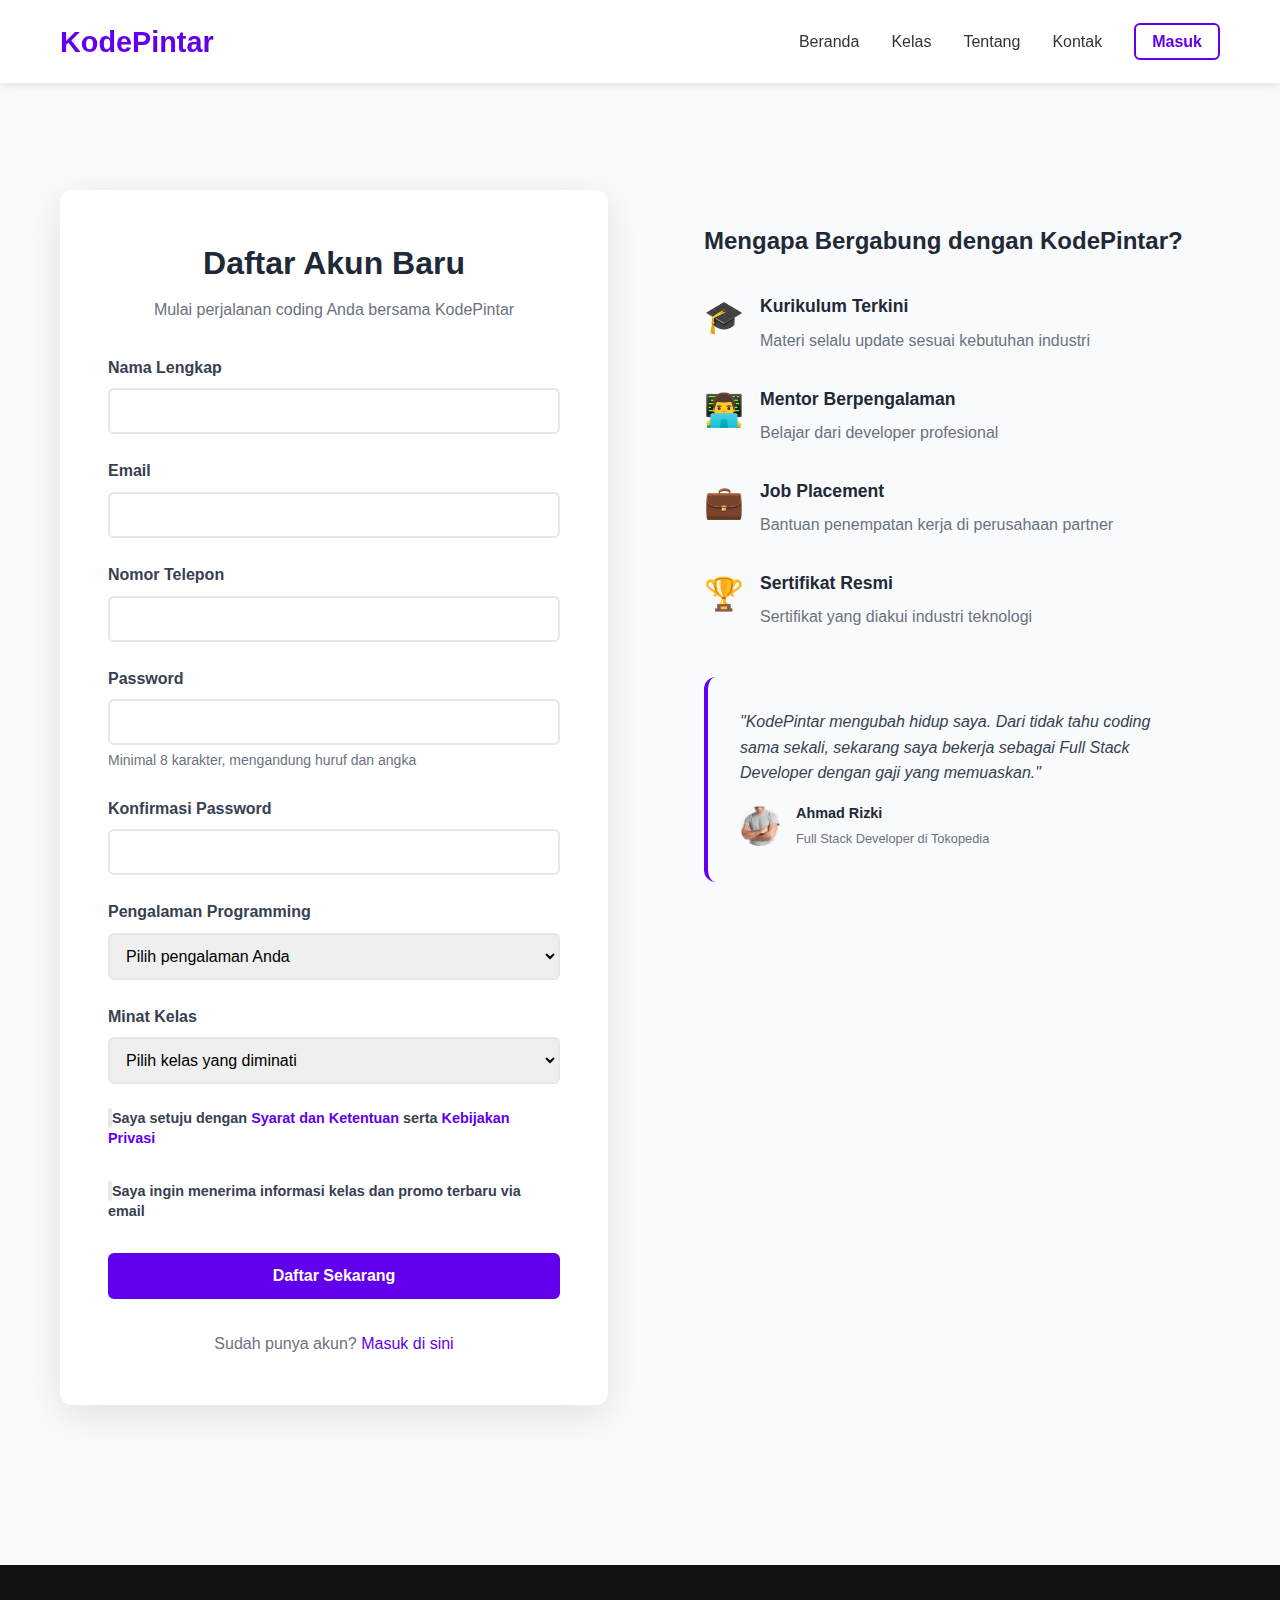
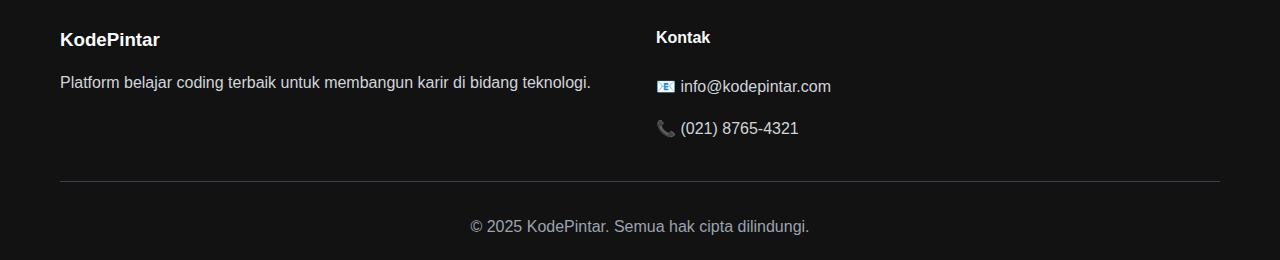
<file: pages/register.html>
<!DOCTYPE html>
<html lang="id">
<head>
    <meta charset="UTF-8">
    <meta name="viewport" content="width=device-width, initial-scale=1.0">
    <title>Daftar - KodePintar</title>
    <link rel="stylesheet" href="../css/global.css">
    <link rel="stylesheet" href="../css/auth.css">
</head>
<body>
    <!-- Header -->
    <header class="header">
        <div class="container">
            <div class="logo">
                <h1><a href="../index.html">KodePintar</a></h1>
            </div>
            <nav class="nav">
                <ul>
                    <li><a href="../index.html">Beranda</a></li>
                    <li><a href="classes.html">Kelas</a></li>
                    <li><a href="about.html">Tentang</a></li>
                    <li><a href="contact.html">Kontak</a></li>
                    <li><a href="login.html" class="btn-login">Masuk</a></li>
                </ul>
            </nav>
        </div>
    </header>

    <!-- Register Section -->
    <section class="auth-section">
        <div class="container">
            <div class="auth-container">
                <div class="auth-form">
                    <h2>Daftar Akun Baru</h2>
                    <p>Mulai perjalanan coding Anda bersama KodePintar</p>
                    
                    <form id="registerForm" class="form">
                        <div class="form-group">
                            <label for="fullName">Nama Lengkap</label>
                            <input type="text" id="fullName" name="fullName" required>
                            <span class="error-message" id="fullNameError"></span>
                        </div>

                        <div class="form-group">
                            <label for="email">Email</label>
                            <input type="email" id="email" name="email" required>
                            <span class="error-message" id="emailError"></span>
                        </div>

                        <div class="form-group">
                            <label for="phone">Nomor Telepon</label>
                            <input type="tel" id="phone" name="phone" required>
                            <span class="error-message" id="phoneError"></span>
                        </div>

                        <div class="form-group">
                            <label for="password">Password</label>
                            <input type="password" id="password" name="password" required>
                            <span class="error-message" id="passwordError"></span>
                            <small>Minimal 8 karakter, mengandung huruf dan angka</small>
                        </div>

                        <div class="form-group">
                            <label for="confirmPassword">Konfirmasi Password</label>
                            <input type="password" id="confirmPassword" name="confirmPassword" required>
                            <span class="error-message" id="confirmPasswordError"></span>
                        </div>

                        <div class="form-group">
                            <label for="experience">Pengalaman Programming</label>
                            <select id="experience" name="experience" required>
                                <option value="">Pilih pengalaman Anda</option>
                                <option value="beginner">Pemula (Belum pernah coding)</option>
                                <option value="basic">Dasar (Pernah belajar HTML/CSS)</option>
                                <option value="intermediate">Menengah (Bisa JavaScript/PHP)</option>
                                <option value="advanced">Lanjutan (Sudah pernah kerja sebagai developer)</option>
                            </select>
                            <span class="error-message" id="experienceError"></span>
                        </div>

                        <div class="form-group">
                            <label for="interest">Minat Kelas</label>
                            <select id="interest" name="interest" required>
                                <option value="">Pilih kelas yang diminati</option>
                                <option value="basic">Basic Programming</option>
                                <option value="frontend">Frontend Development</option>
                                <option value="backend">Backend Development</option>
                                <option value="fullstack">Full Stack Development</option>
                                <option value="mobile">Mobile App Development</option>
                                <option value="data">Data Science & AI</option>
                            </select>
                            <span class="error-message" id="interestError"></span>
                        </div>

                        <div class="form-group checkbox-group single">
                            <label class="checkbox-label">
                                <input type="checkbox" id="terms" name="terms" required>
                                <span class="checkmark"></span>
                                Saya setuju dengan <a href="#" target="_blank">Syarat dan Ketentuan</a> serta <a href="#" target="_blank">Kebijakan Privasi</a>
                            </label>
                            <span class="error-message" id="termsError"></span>
                        </div>

                        <div class="form-group checkbox-group single">
                            <label class="checkbox-label">
                                <input type="checkbox" id="newsletter" name="newsletter">
                                <span class="checkmark"></span>
                                Saya ingin menerima informasi kelas dan promo terbaru via email
                            </label>
                        </div>

                        <button type="submit" class="btn btn-primary btn-full">Daftar Sekarang</button>
                    </form>

                    <div class="auth-footer">
                        <p>Sudah punya akun? <a href="login.html">Masuk di sini</a></p>
                    </div>
                </div>

                <div class="auth-info">
                    <h3>Mengapa Bergabung dengan KodePintar?</h3>
                    <ul class="benefits-list">
                        <li>
                            <span class="benefit-icon">🎓</span>
                            <div>
                                <h4>Kurikulum Terkini</h4>
                                <p>Materi selalu update sesuai kebutuhan industri</p>
                            </div>
                        </li>
                        <li>
                            <span class="benefit-icon">👨‍💻</span>
                            <div>
                                <h4>Mentor Berpengalaman</h4>
                                <p>Belajar dari developer profesional</p>
                            </div>
                        </li>
                        <li>
                            <span class="benefit-icon">💼</span>
                            <div>
                                <h4>Job Placement</h4>
                                <p>Bantuan penempatan kerja di perusahaan partner</p>
                            </div>
                        </li>
                        <li>
                            <span class="benefit-icon">🏆</span>
                            <div>
                                <h4>Sertifikat Resmi</h4>
                                <p>Sertifikat yang diakui industri teknologi</p>
                            </div>
                        </li>
                    </ul>

                    <div class="testimonial-mini">
                        <p>"KodePintar mengubah hidup saya. Dari tidak tahu coding sama sekali, sekarang saya bekerja sebagai Full Stack Developer dengan gaji yang memuaskan."</p>
                        <div class="testimonial-author">
                            <img src="../images/cowo.jpeg" alt="Alumni">
                            <div>
                                <strong>Ahmad Rizki</strong>
                                <span>Full Stack Developer di Tokopedia</span>
                            </div>
                        </div>
                    </div>
                </div>
            </div>
        </div>
    </section>

    <!-- Footer -->
    <footer class="footer">
        <div class="container">
            <div class="footer-content">
                <div class="footer-section">
                    <h3>KodePintar</h3>
                    <p>Platform belajar coding terbaik untuk membangun karir di bidang teknologi.</p>
                </div>
                <div class="footer-section">
                    <h4>Kontak</h4>
                    <ul>
                        <li>📧 info@kodepintar.com</li>
                        <li>📞 (021) 8765-4321</li>
                    </ul>
                </div>
            </div>
            <div class="footer-bottom">
                <p>&copy; 2025 KodePintar. Semua hak cipta dilindungi.</p>
            </div>
        </div>
    </footer>

    <script src="../js/global.js"></script>
    <script src="../js/auth.js"></script>
</body>
</html>
</file>
<file: css/home.css>
/* ========================================
   CSS KHUSUS HALAMAN BERANDA (HOME)
   ======================================== */

/* ========================================
   HERO SECTION - BAGIAN UTAMA HALAMAN
   ======================================== */

/* Hero section dengan gradient background */
.hero {
  background: linear-gradient(135deg, #6200ee 0%, #03dac6 100%);
  color: white;
  padding: 120px 0 80px;
  margin-top: 70px; /* Offset untuk fixed header */
}

/* Grid layout 2 kolom untuk hero content */
.hero .container {
  display: grid;
  grid-template-columns: 1fr 1fr;
  gap: 3rem;
  align-items: center;
}

/* Judul utama hero section */
.hero-content h2 {
  font-size: 2.5rem;
  margin-bottom: 1rem;
  line-height: 1.2;
}

/* Deskripsi di bawah judul hero */
.hero-content p {
  font-size: 1.1rem;
  margin-bottom: 2rem;
  opacity: 0.9;
}

/* Container untuk statistik hero */
.hero-stats {
  display: flex;
  gap: 2rem;
  margin-bottom: 2rem;
}

/* Individual stat item */
.stat-item {
  text-align: center;
}

/* Angka statistik - Warna accent */
.stat-number {
  display: block;
  font-size: 1.5rem;
  font-weight: bold;
  color: #03dac6;
}

/* Label statistik */
.stat-label {
  font-size: 0.9rem;
  opacity: 0.8;
}

/* Container tombol CTA di hero */
.hero-buttons {
  display: flex;
  gap: 1rem;
}

/* Gambar hero - Rounded corners dengan shadow */
.hero-image img {
  width: 100%;
  height: auto;
  border-radius: 10px;
  box-shadow: 0 10px 30px rgba(0, 0, 0, 0.2);
}

/* ========================================
   PROGRAMS SECTION - DAFTAR PROGRAM
   ======================================== */

/* Section program dengan background abu-abu terang */
.programs {
  padding: 80px 0;
  background: #f8fafc;
}

/* Grid layout untuk card program */
.program-grid {
  display: grid;
  grid-template-columns: repeat(auto-fit, minmax(350px, 1fr));
  gap: 2rem;
}

/* Card individual program */
.program-card {
  background: white;
  padding: 2rem;
  border-radius: 12px;
  box-shadow: 0 4px 20px rgba(0, 0, 0, 0.1);
  text-align: center;
  transition: transform 0.3s ease;
  border-top: 5px solid #6200ee;
  position: relative;
}

/* Hover effect untuk program card */
.program-card:hover {
  transform: translateY(-5px);
}

/* Card yang featured (terpopuler) */
.program-card.featured {
  border-top-color: #03dac6;
  transform: scale(1.05);
}

/* Badge "TERPOPULER" */
.featured-badge {
  position: absolute;
  top: -10px;
  right: 20px;
  background: #03dac6;
  color: #000;
  padding: 0.5rem 1rem;
  border-radius: 20px;
  font-size: 0.8rem;
  font-weight: bold;
}

/* Icon program - Emoji besar */
.program-icon {
  font-size: 3rem;
  margin-bottom: 1rem;
}

/* Judul program */
.program-card h3 {
  font-size: 1.5rem;
  margin-bottom: 1rem;
  color: #1f2937;
}

/* Deskripsi program */
.program-card p {
  margin-bottom: 1.5rem;
  color: #6b7280;
}

/* Container harga program */
.program-price {
  margin-bottom: 1.5rem;
}

/* Harga lama - Dicoret */
.price-old {
  text-decoration: line-through;
  color: #9ca3af;
  margin-right: 0.5rem;
}

/* Harga baru - Highlighted */
.price-new {
  font-size: 1.5rem;
  font-weight: bold;
  color: #6200ee;
}

/* List fitur program */
.program-features {
  list-style: none;
  margin-bottom: 2rem;
  text-align: left;
}

/* Item fitur program */
.program-features li {
  padding: 0.5rem 0;
  color: #374151;
  border-bottom: 1px solid #e5e7eb;
}

/* Hilangkan border pada item terakhir */
.program-features li:last-child {
  border-bottom: none;
}

/* ========================================
   TECHNOLOGIES SECTION - TEKNOLOGI
   ======================================== */

/* Section teknologi dengan background putih */
.technologies {
  padding: 80px 0;
  background: #fff;
}

/* Grid layout untuk teknologi */
.tech-grid {
  display: grid;
  grid-template-columns: repeat(auto-fit, minmax(150px, 1fr));
  gap: 2rem;
}

/* Item teknologi individual */
.tech-item {
  text-align: center;
  transition: transform 0.3s ease;
}

/* Hover effect untuk tech item */
.tech-item:hover {
  transform: translateY(-5px);
}

/* Icon teknologi - Circular background */
.tech-icon {
  width: 80px;
  height: 80px;
  margin: 0 auto 1rem;
  background: #f3f4f6;
  border-radius: 50%;
  display: flex;
  align-items: center;
  justify-content: center;
  font-size: 2rem;
  color: #6200ee;
}

/* Nama teknologi */
.tech-item h3 {
  font-size: 1.1rem;
  color: #1f2937;
}

/* ========================================
   FEATURES SECTION - FITUR PLATFORM
   ======================================== */

/* Section fitur dengan background abu-abu */
.features {
  padding: 80px 0;
  background: #f8fafc;
}

/* Grid layout untuk fitur */
.features-grid {
  display: grid;
  grid-template-columns: repeat(auto-fit, minmax(300px, 1fr));
  gap: 2rem;
}

/* Card fitur individual */
.feature-item {
  text-align: center;
  padding: 2rem;
  background: white;
  border-radius: 12px;
  box-shadow: 0 4px 20px rgba(0, 0, 0, 0.05);
  transition: transform 0.3s ease;
}

/* Hover effect untuk feature item */
.feature-item:hover {
  transform: translateY(-5px);
}

/* Icon fitur - Emoji besar */
.feature-icon {
  font-size: 3rem;
  margin-bottom: 1rem;
  color: #6200ee;
}

/* Judul fitur */
.feature-item h3 {
  font-size: 1.3rem;
  margin-bottom: 1rem;
  color: #1f2937;
}

/* Deskripsi fitur */
.feature-item p {
  color: #6b7280;
}

/* ========================================
   TESTIMONIALS SECTION - TESTIMONI
   ======================================== */

/* Section testimonial dengan background putih */
.testimonials {
  padding: 80px 0;
  background: #fff;
}

/* Grid layout untuk testimonial */
.testimonial-grid {
  display: grid;
  grid-template-columns: repeat(auto-fit, minmax(400px, 1fr));
  gap: 2rem;
}

/* Card testimonial individual */
.testimonial-card {
  background: #f8fafc;
  padding: 2rem;
  border-radius: 12px;
  box-shadow: 0 4px 20px rgba(0, 0, 0, 0.05);
  border-left: 5px solid #6200ee;
  transition: transform 0.3s ease;
}

/* Hover effect untuk testimonial card */
.testimonial-card:hover {
  transform: translateY(-5px);
}

/* Quote testimonial - Italic styling */
.testimonial-content p {
  font-style: italic;
  margin-bottom: 1.5rem;
  color: #374151;
  font-size: 1.1rem;
}

/* Container author testimonial */
.testimonial-author {
  display: flex;
  align-items: center;
  gap: 1rem;
}

/* Foto author testimonial - Circular */
.testimonial-author img {
  width: 50px;
  height: 50px;
  border-radius: 50%;
  object-fit: cover;
}

/* Nama author testimonial */
.testimonial-author h4 {
  color: #1f2937;
  margin-bottom: 0.25rem;
}

/* Posisi/jabatan author */
.testimonial-author span {
  color: #6b7280;
  font-size: 0.9rem;
}

/* ========================================
   CTA SECTION - CALL TO ACTION
   ======================================== */

/* Section CTA dengan gradient background */
.cta {
  padding: 80px 0;
  background: linear-gradient(135deg, #6200ee 0%, #03dac6 100%);
  color: white;
  text-align: center;
}

/* Judul CTA */
.cta h2 {
  font-size: 2.2rem;
  margin-bottom: 1rem;
}

/* Deskripsi CTA */
.cta p {
  font-size: 1.1rem;
  margin-bottom: 2rem;
  opacity: 0.9;
}

/* Container tombol CTA */
.cta-buttons {
  display: flex;
  gap: 1rem;
  justify-content: center;
}

/* ========================================
   RESPONSIVE DESIGN - MOBILE DAN TABLET
   ======================================== */

/* Tablet styling */
@media (max-width: 768px) {
  /* Hero menjadi single column */
  .hero .container {
    grid-template-columns: 1fr;
    text-align: center;
  }

  /* Smaller hero title */
  .hero-content h2 {
    font-size: 2rem;
  }

  /* Center hero stats */
  .hero-stats {
    justify-content: center;
    flex-wrap: wrap;
  }

  /* Center hero buttons */
  .hero-buttons {
    justify-content: center;
    flex-wrap: wrap;
  }

  /* Single column grids */
  .program-grid,
  .features-grid {
    grid-template-columns: 1fr;
  }

  /* Single column testimonials */
  .testimonial-grid {
    grid-template-columns: 1fr;
  }

  /* 2 column tech grid */
  .tech-grid {
    grid-template-columns: repeat(2, 1fr);
  }

  /* Vertical CTA buttons */
  .cta-buttons {
    flex-direction: column;
    align-items: center;
  }
}

/* Mobile phone styling */
@media (max-width: 480px) {
  /* Reduce hero padding */
  .hero {
    padding: 100px 0 60px;
  }

  /* Smaller hero title */
  .hero-content h2 {
    font-size: 1.8rem;
  }

  /* Reduce section padding */
  .programs,
  .features,
  .testimonials,
  .technologies {
    padding: 60px 0;
  }

  /* Reduce card padding */
  .program-card,
  .testimonial-card {
    padding: 1.5rem;
  }

  /* Smaller hero stats gap */
  .hero-stats {
    gap: 1rem;
  }

  /* Smaller stat numbers */
  .stat-number {
    font-size: 1.2rem;
  }
}
</file>
<file: css/about.css>
/* ========================================
   CSS KHUSUS HALAMAN TENTANG KAMI
   ======================================== */

/* ========================================
   ABOUT HERO - HEADER HALAMAN ABOUT
   ======================================== */

/* Hero section dengan gradient background */
.about-hero {
  background: linear-gradient(135deg, #6200ee 0%, #03dac6 100%);
  color: white;
  padding: 120px 0 60px;
  margin-top: 70px; /* Offset untuk fixed header */
  text-align: center;
}

/* Judul utama halaman about */
.about-hero h1 {
  font-size: 2.5rem;
  margin-bottom: 1rem;
}

/* Deskripsi halaman about */
.about-hero p {
  font-size: 1.1rem;
  opacity: 0.9;
  max-width: 600px;
  margin: 0 auto;
}

/* ========================================
   MISSION SECTION - BAGIAN MISI PERUSAHAAN
   ======================================== */

/* Section misi perusahaan */
.mission-section {
  padding: 80px 0;
  background: white;
}

/* Grid layout 2 kolom untuk misi */
.mission-content {
  display: grid;
  grid-template-columns: 1fr 1fr;
  gap: 4rem;
  align-items: center;
}

/* Judul misi */
.mission-text h2 {
  font-size: 2rem;
  color: #1f2937;
  margin-bottom: 2rem;
}

/* Paragraf misi */
.mission-text p {
  color: #6b7280;
  line-height: 1.8;
  margin-bottom: 1.5rem;
  font-size: 1.1rem;
}

/* Gambar misi dengan styling */
.mission-image img {
  width: 100%;
  height: auto;
  border-radius: 12px;
  box-shadow: 0 10px 30px rgba(0, 0, 0, 0.1);
}

/* ========================================
   VALUES SECTION - NILAI-NILAI PERUSAHAAN
   ======================================== */

/* Section nilai-nilai perusahaan */
.values-section {
  padding: 80px 0;
  background: #f8fafc;
}

/* Grid layout untuk nilai-nilai */
.values-grid {
  display: grid;
  grid-template-columns: repeat(auto-fit, minmax(280px, 1fr));
  gap: 2rem;
}

/* Card nilai individual */
.value-card {
  background: white;
  padding: 2.5rem;
  border-radius: 12px;
  box-shadow: 0 4px 20px rgba(0, 0, 0, 0.1);
  text-align: center;
  transition: transform 0.3s ease;
}

/* Hover effect untuk value card */
.value-card:hover {
  transform: translateY(-5px);
}

/* Icon nilai - Emoji besar */
.value-icon {
  font-size: 3rem;
  margin-bottom: 1.5rem;
  color: #6200ee;
}

/* Judul nilai */
.value-card h3 {
  font-size: 1.3rem;
  color: #1f2937;
  margin-bottom: 1rem;
}

/* Deskripsi nilai */
.value-card p {
  color: #6b7280;
  line-height: 1.6;
}

/* ========================================
   TEAM SECTION - BAGIAN TIM
   ======================================== */

/* Section tim perusahaan */
.team-section {
  padding: 80px 0;
  background: white;
}

/* Grid layout untuk anggota tim */
.team-grid {
  display: grid;
  grid-template-columns: repeat(auto-fit, minmax(300px, 1fr));
  gap: 2rem;
}

/* Card anggota tim */
.team-card {
  background: #f8fafc;
  padding: 2rem;
  border-radius: 12px;
  text-align: center;
  transition: transform 0.3s ease;
  border: 1px solid #e5e7eb;
}

/* Hover effect untuk team card */
.team-card:hover {
  transform: translateY(-5px);
  box-shadow: 0 8px 30px rgba(0, 0, 0, 0.15);
}

/* Foto anggota tim - Circular dengan border */
.team-card img {
  width: 120px;
  height: 120px;
  border-radius: 50%;
  object-fit: cover;
  margin-bottom: 1.5rem;
  border: 4px solid #6200ee;
}

/* Nama anggota tim */
.team-card h3 {
  font-size: 1.3rem;
  color: #1f2937;
  margin-bottom: 0.5rem;
}

/* Posisi anggota tim */
.team-card p:first-of-type {
  color: #6200ee;
  font-weight: 600;
  margin-bottom: 1rem;
}

/* Bio anggota tim */
.team-card p:last-of-type {
  color: #6b7280;
  line-height: 1.6;
  font-size: 0.95rem;
}

/* ========================================
   STATS SECTION - STATISTIK PERUSAHAAN
   ======================================== */

/* Section statistik dengan gradient */
.stats-section {
  padding: 80px 0;
  background: linear-gradient(135deg, #6200ee 0%, #03dac6 100%);
  color: white;
}

/* Grid layout untuk statistik */
.stats-grid {
  display: grid;
  grid-template-columns: repeat(auto-fit, minmax(200px, 1fr));
  gap: 2rem;
}

/* Item statistik individual */
.stat-item {
  text-align: center;
  padding: 2rem;
}

/* Angka statistik - Besar dan bold */
.stat-number {
  font-size: 3rem;
  font-weight: bold;
  display: block;
  margin-bottom: 0.5rem;
  color: #03dac6;
}

/* Label statistik */
.stat-label {
  font-size: 1.1rem;
  opacity: 0.9;
}

/* ========================================
   RESPONSIVE DESIGN - MOBILE DAN TABLET
   ======================================== */

/* Tablet styling */
@media (max-width: 768px) {
  /* Smaller about hero title */
  .about-hero h1 {
    font-size: 2rem;
  }

  /* Single column mission layout */
  .mission-content {
    grid-template-columns: 1fr;
    gap: 2rem;
  }

  /* Mission image di atas text */
  .mission-image {
    order: -1;
  }

  /* Single column grids */
  .values-grid,
  .team-grid {
    grid-template-columns: 1fr;
  }

  /* 2 column stats grid */
  .stats-grid {
    grid-template-columns: repeat(2, 1fr);
  }

  /* Smaller stat numbers */
  .stat-number {
    font-size: 2.5rem;
  }
}

/* Mobile phone styling */
@media (max-width: 480px) {
  /* Reduce hero padding */
  .about-hero {
    padding: 100px 0 40px;
  }

  /* Reduce section padding */
  .mission-section,
  .values-section,
  .team-section,
  .stats-section {
    padding: 60px 0;
  }

  /* Reduce card padding */
  .value-card,
  .team-card {
    padding: 2rem;
  }

  /* Single column stats */
  .stats-grid {
    grid-template-columns: 1fr;
  }

  /* Reduce stat item padding */
  .stat-item {
    padding: 1.5rem;
  }
}
</file>
<file: css/classes.css>
/* ========================================
   CSS KHUSUS HALAMAN DAFTAR KELAS
   ======================================== */

/* ========================================
   CLASSES HERO - HEADER HALAMAN KELAS
   ======================================== */

/* Hero section dengan gradient background */
.classes-hero {
  background: linear-gradient(135deg, #6200ee 0%, #03dac6 100%);
  color: white;
  padding: 120px 0 60px;
  margin-top: 70px; /* Offset untuk fixed header */
  text-align: center;
}

/* Judul utama halaman kelas */
.classes-hero h1 {
  font-size: 2.5rem;
  margin-bottom: 1rem;
}

/* Deskripsi halaman kelas */
.classes-hero p {
  font-size: 1.1rem;
  margin-bottom: 2rem;
  opacity: 0.9;
}

/* ========================================
   FILTER TABS - TOMBOL FILTER KELAS
   ======================================== */

/* Container untuk tombol filter */
.filter-tabs {
  display: flex;
  gap: 1rem;
  justify-content: center;
  flex-wrap: wrap;
}

/* Tombol filter individual */
.filter-btn {
  padding: 0.75rem 1.5rem;
  background: transparent;
  color: white;
  border: 2px solid rgba(255, 255, 255, 0.3);
  border-radius: 25px;
  cursor: pointer;
  transition: all 0.3s ease;
  font-weight: 500;
}

/* Hover dan active state untuk filter button */
.filter-btn:hover,
.filter-btn.active {
  background: white;
  color: #6200ee;
  border-color: white;
}

/* ========================================
   CLASSES SECTION - DAFTAR KELAS
   ======================================== */

/* Section utama daftar kelas */
.classes-section {
  padding: 80px 0;
  background: #f8fafc;
}

/* Grid layout untuk card kelas */
.classes-grid {
  display: grid;
  grid-template-columns: repeat(auto-fit, minmax(400px, 1fr));
  gap: 2rem;
}

/* Card kelas individual */
.class-card {
  background: white;
  border-radius: 12px;
  box-shadow: 0 4px 20px rgba(0, 0, 0, 0.1);
  overflow: hidden;
  transition: transform 0.3s ease;
  position: relative;
}

/* Hover effect untuk class card */
.class-card:hover {
  transform: translateY(-5px);
}

/* Card yang featured (terpopuler) */
.class-card.featured {
  border: 3px solid #03dac6;
}

/* Badge "TERPOPULER" */
.featured-badge {
  position: absolute;
  top: 15px;
  right: 15px;
  background: #03dac6;
  color: #000;
  padding: 0.5rem 1rem;
  border-radius: 20px;
  font-size: 0.8rem;
  font-weight: bold;
  z-index: 10;
}

/* ========================================
   CLASS IMAGE - GAMBAR KELAS
   ======================================== */

/* Container gambar kelas */
.class-image {
  position: relative;
  height: 200px;
  overflow: hidden;
}

/* Gambar kelas - Cover full container */
.class-image img {
  width: 100%;
  height: 100%;
  object-fit: cover;
}

/* Badge level kelas di atas gambar */
.class-level {
  position: absolute;
  top: 15px;
  left: 15px;
  background: rgba(0, 0, 0, 0.7);
  color: white;
  padding: 0.5rem 1rem;
  border-radius: 20px;
  font-size: 0.8rem;
  font-weight: 500;
}

/* ========================================
   CLASS CONTENT - KONTEN KELAS
   ======================================== */

/* Container konten kelas */
.class-content {
  padding: 2rem;
}

/* Judul kelas */
.class-content h3 {
  font-size: 1.5rem;
  margin-bottom: 1rem;
  color: #1f2937;
}

/* Deskripsi kelas */
.class-content p {
  color: #6b7280;
  margin-bottom: 1.5rem;
}

/* Container info kelas (durasi, siswa, rating) */
.class-info {
  display: flex;
  gap: 1rem;
  margin-bottom: 1.5rem;
  flex-wrap: wrap;
}

/* Individual info item */
.class-info span {
  font-size: 0.9rem;
  color: #6b7280;
}

/* ========================================
   CLASS PRICE - HARGA KELAS
   ======================================== */

/* Container harga kelas */
.class-price {
  margin-bottom: 1.5rem;
}

/* Harga lama - Dicoret */
.price-old {
  text-decoration: line-through;
  color: #9ca3af;
  margin-right: 0.5rem;
  font-size: 1rem;
}

/* Harga baru - Highlighted */
.price-new {
  font-size: 1.5rem;
  font-weight: bold;
  color: #6200ee;
}

/* ========================================
   CLASS FEATURES - FITUR KELAS
   ======================================== */

/* List fitur kelas */
.class-features {
  list-style: none;
  margin-bottom: 2rem;
}

/* Item fitur kelas */
.class-features li {
  padding: 0.5rem 0;
  color: #374151;
  border-bottom: 1px solid #e5e7eb;
}

/* Hilangkan border pada item terakhir */
.class-features li:last-child {
  border-bottom: none;
}

/* ========================================
   CLASS ACTIONS - TOMBOL AKSI KELAS
   ======================================== */

/* Container tombol aksi */
.class-actions {
  display: flex;
  gap: 1rem;
}

/* Tombol aksi - Full width */
.class-actions .btn {
  flex: 1;
  text-align: center;
}

/* ========================================
   FAQ SECTION - PERTANYAAN UMUM
   ======================================== */

/* Section FAQ */
.faq-section {
  padding: 80px 0;
  background: white;
}

/* Container FAQ - Centered dan limited width */
.faq-grid {
  max-width: 800px;
  margin: 0 auto;
}

/* Item FAQ individual */
.faq-item {
  border: 1px solid #e5e7eb;
  border-radius: 8px;
  margin-bottom: 1rem;
  overflow: hidden;
}

/* Pertanyaan FAQ - Clickable */
.faq-question {
  padding: 1.5rem;
  background: #f9fafb;
  cursor: pointer;
  display: flex;
  justify-content: space-between;
  align-items: center;
  transition: background 0.3s ease;
}

/* Hover effect untuk FAQ question */
.faq-question:hover {
  background: #f3f4f6;
}

/* Judul pertanyaan FAQ */
.faq-question h3 {
  font-size: 1.1rem;
  color: #1f2937;
  margin: 0;
}

/* Toggle icon FAQ (+ / -) */
.faq-toggle {
  font-size: 1.5rem;
  color: #6200ee;
  font-weight: bold;
  transition: transform 0.3s ease;
}

/* Rotate toggle icon when active */
.faq-item.active .faq-toggle {
  transform: rotate(45deg);
}

/* Jawaban FAQ - Collapsible */
.faq-answer {
  padding: 0 1.5rem;
  max-height: 0;
  overflow: hidden;
  transition: all 0.3s ease;
}

/* Show FAQ answer when active */
.faq-item.active .faq-answer {
  padding: 1.5rem;
  max-height: 200px;
}

/* Text jawaban FAQ */
.faq-answer p {
  color: #6b7280;
  line-height: 1.6;
}

/* ========================================
   RESPONSIVE DESIGN - MOBILE DAN TABLET
   ======================================== */

/* Tablet styling */
@media (max-width: 768px) {
  /* Smaller hero title */
  .classes-hero h1 {
    font-size: 2rem;
  }

  /* Smaller filter button gap */
  .filter-tabs {
    gap: 0.5rem;
  }

  /* Smaller filter buttons */
  .filter-btn {
    padding: 0.5rem 1rem;
    font-size: 0.9rem;
  }

  /* Single column classes grid */
  .classes-grid {
    grid-template-columns: 1fr;
  }

  /* Vertical class info */
  .class-info {
    flex-direction: column;
    gap: 0.5rem;
  }

  /* Vertical class actions */
  .class-actions {
    flex-direction: column;
  }
}

/* Mobile phone styling */
@media (max-width: 480px) {
  /* Reduce hero padding */
  .classes-hero {
    padding: 100px 0 40px;
  }

  /* Reduce section padding */
  .classes-section {
    padding: 60px 0;
  }

  /* Reduce class content padding */
  .class-content {
    padding: 1.5rem;
  }

  /* Vertical filter tabs */
  .filter-tabs {
    flex-direction: column;
    align-items: center;
  }

  /* Fixed width filter buttons */
  .filter-btn {
    width: 200px;
  }
}

/* ========================================
   ANIMATIONS - ANIMASI FILTER
   ======================================== */

/* Hide filtered items */
.class-card.hidden {
  display: none;
}

/* Show filtered items with animation */
.class-card.show {
  animation: fadeInUp 0.5s ease-out;
}

/* Keyframe untuk fade in up animation */
@keyframes fadeInUp {
  from {
    opacity: 0;
    transform: translateY(30px);
  }
  to {
    opacity: 1;
    transform: translateY(0);
  }
}

/* ========================================
   YOUTUBE VIDEO STYLING - STYLING VIDEO
   ======================================== */

/* Container untuk YouTube iframe */
.youtube-container {
  position: relative;
  width: 100%;
  height: 0;
  padding-bottom: 56.25%; /* 16:9 aspect ratio */
  margin-bottom: 1.5rem;
  border-radius: 8px;
  overflow: hidden;
  box-shadow: 0 4px 20px rgba(0, 0, 0, 0.1);
}

/* YouTube iframe responsive */
.youtube-container iframe {
  position: absolute;
  top: 0;
  left: 0;
  width: 100%;
  height: 100%;
  border-radius: 8px;
  object-fit: cover;
}

/* Materials preview styling */
.materials-preview {
  margin-bottom: 2rem;
}

/* Material preview item */
.material-preview-item {
  display: flex;
  align-items: center;
  gap: 1rem;
  padding: 1rem;
  background: #f8fafc;
  border-radius: 8px;
  margin-bottom: 1rem;
  border-left: 4px solid #6200ee;
}

/* Material preview icon */
.material-preview-item .material-icon {
  font-size: 1.5rem;
  flex-shrink: 0;
}

/* Material preview info */
.material-preview-item .material-info h4 {
  color: #1f2937;
  margin-bottom: 0.5rem;
  font-size: 1rem;
}

/* Material preview description */
.material-preview-item .material-info p {
  color: #6b7280;
  margin-bottom: 0.5rem;
  font-size: 0.9rem;
}

/* Material duration */
.material-duration {
  color: #6200ee;
  font-size: 0.8rem;
  font-weight: 500;
}

/* Video player container */
.video-player-container {
  text-align: center;
}

/* Video controls */
.video-controls {
  display: flex;
  gap: 1rem;
  justify-content: center;
  margin-top: 1rem;
}

/* Responsive video styling */
@media (max-width: 768px) {
  .youtube-container {
    padding-bottom: 60%; /* Slightly taller on mobile */
  }

  .video-controls {
    flex-direction: column;
    align-items: center;
  }

  .material-preview-item {
    flex-direction: column;
    text-align: center;
  }
}
</file>
<file: css/contact.css>
/* ========================================
   CSS KHUSUS HALAMAN KONTAK
   ======================================== */

/* ========================================
   CONTACT HERO - HEADER HALAMAN KONTAK
   ======================================== */

/* Hero section dengan gradient background */
.contact-hero {
  background: linear-gradient(135deg, #6200ee 0%, #03dac6 100%);
  color: white;
  padding: 120px 0 60px;
  margin-top: 70px; /* Offset untuk fixed header */
  text-align: center;
}

/* Judul utama halaman kontak */
.contact-hero h1 {
  font-size: 2.5rem;
  margin-bottom: 1rem;
}

/* Deskripsi halaman kontak */
.contact-hero p {
  font-size: 1.1rem;
  opacity: 0.9;
}

/* ========================================
     CONTACT SECTION - BAGIAN KONTAK UTAMA
     ======================================== */

/* Section utama kontak */
.contact-section {
  padding: 80px 0;
  background: #f8fafc;
}

/* Grid layout 2 kolom untuk kontak */
.contact-container {
  display: grid;
  grid-template-columns: 1fr 1fr;
  gap: 4rem;
  align-items: start;
}

/* Judul section kontak */
.contact-info h2,
.contact-form h2 {
  font-size: 2rem;
  color: #1f2937;
  margin-bottom: 2rem;
}

/* ========================================
     CONTACT INFO - INFORMASI KONTAK
     ======================================== */

/* Item informasi kontak */
.contact-item {
  display: flex;
  gap: 1rem;
  margin-bottom: 2rem;
  align-items: flex-start;
}

/* Icon kontak - Emoji besar */
.contact-icon {
  font-size: 2rem;
  color: #6200ee;
  flex-shrink: 0;
  margin-top: 0.25rem;
}

/* Judul item kontak */
.contact-item h3 {
  color: #1f2937;
  margin-bottom: 0.5rem;
  font-size: 1.2rem;
}

/* Detail kontak */
.contact-item p {
  color: #6b7280;
  margin-bottom: 0.25rem;
}

/* ========================================
     CONTACT FORM - FORMULIR KONTAK
     ======================================== */

/* Container form kontak */
.contact-form {
  background: white;
  padding: 2.5rem;
  border-radius: 12px;
  box-shadow: 0 10px 40px rgba(0, 0, 0, 0.1);
}

/* Form group untuk contact form */
.contact-form .form-group {
  margin-bottom: 1.5rem;
}

/* Label form kontak */
.contact-form label {
  display: block;
  margin-bottom: 0.5rem;
  font-weight: 600;
  color: #374151;
}

/* Input fields form kontak */
.contact-form input,
.contact-form select,
.contact-form textarea {
  width: 100%;
  padding: 12px;
  border: 2px solid #e5e7eb;
  border-radius: 6px;
  font-size: 1rem;
  transition: border-color 0.3s ease;
  font-family: inherit;
}

/* Focus state untuk form kontak */
.contact-form input:focus,
.contact-form select:focus,
.contact-form textarea:focus {
  outline: none;
  border-color: #6200ee;
}

/* Textarea dengan resize vertical */
.contact-form textarea {
  resize: vertical;
  min-height: 120px;
}

/* ========================================
     FAQ SECTION - PERTANYAAN UMUM
     ======================================== */

/* Section FAQ */
.faq-section {
  padding: 80px 0;
  background: white;
}

/* Container FAQ - Centered dan limited width */
.faq-grid {
  max-width: 800px;
  margin: 0 auto;
}

/* Item FAQ individual */
.faq-item {
  border: 1px solid #e5e7eb;
  border-radius: 8px;
  margin-bottom: 1rem;
  overflow: hidden;
}

/* Pertanyaan FAQ - Clickable */
.faq-question {
  padding: 1.5rem;
  background: #f9fafb;
  cursor: pointer;
  display: flex;
  justify-content: space-between;
  align-items: center;
  transition: background 0.3s ease;
}

/* Hover effect untuk FAQ question */
.faq-question:hover {
  background: #f3f4f6;
}

/* Judul pertanyaan FAQ */
.faq-question h3 {
  font-size: 1.1rem;
  color: #1f2937;
  margin: 0;
}

/* Toggle icon FAQ (+ / -) */
.faq-toggle {
  font-size: 1.5rem;
  color: #6200ee;
  font-weight: bold;
  transition: transform 0.3s ease;
}

/* Rotate toggle icon when active */
.faq-item.active .faq-toggle {
  transform: rotate(45deg);
}

/* Jawaban FAQ - Collapsible */
.faq-answer {
  padding: 0 1.5rem;
  max-height: 0;
  overflow: hidden;
  transition: all 0.3s ease;
}

/* Show FAQ answer when active */
.faq-item.active .faq-answer {
  padding: 1.5rem;
  max-height: 200px;
}

/* Text jawaban FAQ */
.faq-answer p {
  color: #6b7280;
  line-height: 1.6;
}

/* ========================================
     RESPONSIVE DESIGN - MOBILE DAN TABLET
     ======================================== */

/* Tablet styling */
@media (max-width: 768px) {
  /* Smaller contact hero title */
  .contact-hero h1 {
    font-size: 2rem;
  }

  /* Single column contact layout */
  .contact-container {
    grid-template-columns: 1fr;
    gap: 2rem;
  }

  /* Reduce contact form padding */
  .contact-form {
    padding: 2rem;
  }

  /* Smaller contact item gap */
  .contact-item {
    gap: 0.75rem;
  }

  /* Smaller contact icon */
  .contact-icon {
    font-size: 1.5rem;
  }
}

/* Mobile phone styling */
@media (max-width: 480px) {
  /* Reduce hero padding */
  .contact-hero {
    padding: 100px 0 40px;
  }

  /* Reduce section padding */
  .contact-section,
  .faq-section {
    padding: 60px 0;
  }

  /* Further reduce form padding */
  .contact-form {
    padding: 1.5rem;
  }

  /* Smaller section titles */
  .contact-info h2,
  .contact-form h2 {
    font-size: 1.75rem;
  }
}

/* ========================================
     FORM SUCCESS/ERROR STATES - STATUS FORM
     ======================================== */

/* Success message untuk form */
.form-success {
  background: #d4edda;
  color: #155724;
  padding: 1rem;
  border-radius: 6px;
  margin-bottom: 1rem;
  border: 1px solid #c3e6cb;
}

/* Error message untuk form */
.form-error {
  background: #f8d7da;
  color: #721c24;
  padding: 1rem;
  border-radius: 6px;
  margin-bottom: 1rem;
  border: 1px solid #f5c6cb;
}
</file>
<file: css/dashboard.css>
/* ========================================
   CSS KHUSUS HALAMAN DASHBOARD SISWA
   ======================================== */

/* ========================================
   DASHBOARD MAIN - CONTAINER UTAMA
   ======================================== */

/* Container utama dashboard */
.dashboard-main {
  padding: 120px 0 80px;
  margin-top: 70px; /* Offset untuk fixed header */
  background: #f8fafc;
  min-height: calc(100vh - 70px);
}

/* ========================================
   WELCOME SECTION - BAGIAN SAMBUTAN
   ======================================== */

/* Section sambutan untuk user */
.welcome-section {
  text-align: center;
  margin-bottom: 3rem;
}

/* Judul sambutan dengan nama user */
.welcome-section h1 {
  font-size: 2.5rem;
  color: #1f2937;
  margin-bottom: 0.5rem;
}

/* Deskripsi sambutan */
.welcome-section p {
  color: #6b7280;
  font-size: 1.1rem;
}

/* ========================================
   STATS SECTION - STATISTIK PEMBELAJARAN
   ======================================== */

/* Section untuk statistik user */
.stats-section {
  margin-bottom: 4rem;
}

/* Grid layout untuk card statistik */
.stats-grid {
  display: grid;
  grid-template-columns: repeat(auto-fit, minmax(250px, 1fr));
  gap: 2rem;
}

/* Card statistik individual */
.stat-card {
  background: white;
  padding: 2rem;
  border-radius: 12px;
  box-shadow: 0 4px 20px rgba(0, 0, 0, 0.1);
  display: flex;
  align-items: center;
  gap: 1.5rem;
  transition: transform 0.3s ease;
}

/* Hover effect untuk stat card */
.stat-card:hover {
  transform: translateY(-5px);
}

/* Icon statistik */
.stat-icon {
  font-size: 3rem;
  color: #6200ee;
}

/* Angka statistik */
.stat-info h3 {
  font-size: 2rem;
  color: #1f2937;
  margin-bottom: 0.5rem;
}

/* Label statistik */
.stat-info p {
  color: #6b7280;
  font-size: 0.9rem;
}

/* ========================================
   MY CLASSES SECTION - KELAS SAYA
   ======================================== */

/* Section kelas yang diikuti user */
.my-classes-section {
  margin-bottom: 4rem;
}

/* Judul section kelas saya */
.my-classes-section h2 {
  font-size: 2rem;
  color: #1f2937;
  margin-bottom: 2rem;
}

/* Grid layout untuk kelas yang diikuti */
.classes-grid {
  display: grid;
  grid-template-columns: repeat(auto-fit, minmax(350px, 1fr));
  gap: 2rem;
}

/* Card kelas yang diikuti */
.my-class-card {
  background: white;
  border-radius: 12px;
  box-shadow: 0 4px 20px rgba(0, 0, 0, 0.1);
  overflow: hidden;
  transition: transform 0.3s ease;
}

/* Hover effect untuk class card */
.my-class-card:hover {
  transform: translateY(-5px);
}

/* Header kelas dengan gradient */
.class-header {
  padding: 1.5rem;
  background: linear-gradient(135deg, #6200ee 0%, #03dac6 100%);
  color: white;
}

/* Judul kelas */
.class-header h3 {
  font-size: 1.3rem;
  margin-bottom: 0.5rem;
}

/* Deskripsi kelas */
.class-header p {
  opacity: 0.9;
  font-size: 0.9rem;
}

/* Body kelas dengan info progress */
.class-body {
  padding: 1.5rem;
}

/* ========================================
   PROGRESS BAR - BAR KEMAJUAN BELAJAR
   ======================================== */

/* Container progress bar */
.progress-bar {
  background: #e5e7eb;
  height: 8px;
  border-radius: 4px;
  margin-bottom: 1rem;
  overflow: hidden;
}

/* Fill progress bar */
.progress-fill {
  background: #6200ee;
  height: 100%;
  border-radius: 4px;
  transition: width 0.3s ease;
}

/* Text progress */
.progress-text {
  font-size: 0.9rem;
  color: #6b7280;
  margin-bottom: 1.5rem;
}

/* Container tombol aksi kelas */
.class-actions {
  display: flex;
  gap: 1rem;
}

/* Tombol aksi kelas */
.class-actions .btn {
  flex: 1;
  text-align: center;
  padding: 0.75rem;
  font-size: 0.9rem;
}

/* ========================================
   ACTIVITY SECTION - AKTIVITAS TERBARU
   ======================================== */

/* Section aktivitas terbaru */
.activity-section {
  margin-bottom: 4rem;
}

/* Judul section aktivitas */
.activity-section h2 {
  font-size: 2rem;
  color: #1f2937;
  margin-bottom: 2rem;
}

/* Container list aktivitas */
.activity-list {
  background: white;
  border-radius: 12px;
  box-shadow: 0 4px 20px rgba(0, 0, 0, 0.1);
  overflow: hidden;
}

/* Item aktivitas individual */
.activity-item {
  padding: 1.5rem;
  border-bottom: 1px solid #e5e7eb;
  display: flex;
  align-items: center;
  gap: 1rem;
}

/* Hilangkan border pada item terakhir */
.activity-item:last-child {
  border-bottom: none;
}

/* Icon aktivitas */
.activity-icon {
  width: 40px;
  height: 40px;
  background: #f3f4f6;
  border-radius: 50%;
  display: flex;
  align-items: center;
  justify-content: center;
  font-size: 1.2rem;
  color: #6200ee;
  flex-shrink: 0;
}

/* Konten aktivitas */
.activity-content {
  flex: 1;
}

/* Judul aktivitas */
.activity-content h4 {
  color: #1f2937;
  margin-bottom: 0.25rem;
  font-size: 1rem;
}

/* Deskripsi aktivitas */
.activity-content p {
  color: #6b7280;
  font-size: 0.9rem;
}

/* Waktu aktivitas */
.activity-time {
  color: #9ca3af;
  font-size: 0.8rem;
  flex-shrink: 0;
}

/* ========================================
   RECOMMENDED SECTION - REKOMENDASI KELAS
   ======================================== */

/* Judul section rekomendasi */
.recommended-section h2 {
  font-size: 2rem;
  color: #1f2937;
  margin-bottom: 2rem;
}

/* Grid layout untuk rekomendasi */
.recommended-grid {
  display: grid;
  grid-template-columns: repeat(auto-fit, minmax(300px, 1fr));
  gap: 2rem;
}

/* Card rekomendasi kelas */
.recommended-card {
  background: white;
  padding: 2rem;
  border-radius: 12px;
  box-shadow: 0 4px 20px rgba(0, 0, 0, 0.1);
  text-align: center;
  transition: transform 0.3s ease;
}

/* Hover effect untuk recommended card */
.recommended-card:hover {
  transform: translateY(-5px);
}

/* Judul rekomendasi */
.recommended-card h3 {
  color: #1f2937;
  margin-bottom: 1rem;
  font-size: 1.3rem;
}

/* Deskripsi rekomendasi */
.recommended-card p {
  color: #6b7280;
  margin-bottom: 1.5rem;
}

/* ========================================
   USER PROFILE - PROFIL USER DI HEADER
   ======================================== */

/* Container profil user */
.user-profile {
  display: flex;
  align-items: center;
  gap: 0.75rem;
  color: #374151;
}

/* Foto profil user */
.profile-img {
  width: 36px;
  height: 36px;
  border-radius: 50%;
  object-fit: cover;
  border: 2px solid #e5e7eb;
}

/* ========================================
   EMPTY STATE - KONDISI KOSONG
   ======================================== */

/* Container empty state */
.empty-state {
  text-align: center;
  padding: 3rem;
  color: #6b7280;
}

/* Judul empty state */
.empty-state h3 {
  font-size: 1.5rem;
  margin-bottom: 1rem;
  color: #9ca3af;
}

/* Deskripsi empty state */
.empty-state p {
  margin-bottom: 2rem;
}

/* ========================================
   RESPONSIVE DESIGN - MOBILE DAN TABLET
   ======================================== */

/* Tablet styling */
@media (max-width: 768px) {
  /* Smaller welcome title */
  .welcome-section h1 {
    font-size: 2rem;
  }

  /* 2 column stats grid */
  .stats-grid {
    grid-template-columns: repeat(2, 1fr);
  }

  /* Vertical stat card layout */
  .stat-card {
    padding: 1.5rem;
    flex-direction: column;
    text-align: center;
    gap: 1rem;
  }

  /* Smaller stat icon */
  .stat-icon {
    font-size: 2.5rem;
  }

  /* Single column grids */
  .classes-grid,
  .recommended-grid {
    grid-template-columns: 1fr;
  }

  /* Vertical class actions */
  .class-actions {
    flex-direction: column;
  }

  /* Reduce activity item padding */
  .activity-item {
    padding: 1rem;
  }

  /* Hide user name on mobile */
  .user-profile span {
    display: none;
  }
}

/* Mobile phone styling */
@media (max-width: 480px) {
  /* Reduce dashboard padding */
  .dashboard-main {
    padding: 100px 0 60px;
  }

  /* Single column stats */
  .stats-grid {
    grid-template-columns: 1fr;
  }

  /* Further reduce stat card padding */
  .stat-card {
    padding: 1.25rem;
  }

  /* Reduce class padding */
  .class-header,
  .class-body {
    padding: 1.25rem;
  }

  /* Reduce recommended card padding */
  .recommended-card {
    padding: 1.5rem;
  }

  /* Vertical activity item layout */
  .activity-item {
    flex-direction: column;
    align-items: flex-start;
    gap: 0.75rem;
  }

  /* Activity time alignment */
  .activity-time {
    align-self: flex-end;
  }
}

/* ========================================
   LOADING STATES - STATUS LOADING
   ======================================== */

/* Loading card placeholder */
.loading-card {
  background: white;
  padding: 2rem;
  border-radius: 12px;
  box-shadow: 0 4px 20px rgba(0, 0, 0, 0.1);
  text-align: center;
}

/* Loading spinner */
.loading-spinner {
  width: 40px;
  height: 40px;
  border: 4px solid #f3f3f3;
  border-top: 4px solid #6200ee;
  border-radius: 50%;
  animation: spin 1s linear infinite;
  margin: 0 auto 1rem;
}

/* Keyframe untuk spinning animation */
@keyframes spin {
  0% {
    transform: rotate(0deg);
  }
  100% {
    transform: rotate(360deg);
  }
}

/* ========================================
   SUCCESS/ERROR MESSAGES - PESAN FEEDBACK
   ======================================== */

/* Base message styling */
.message {
  padding: 1rem;
  border-radius: 6px;
  margin-bottom: 1rem;
  font-weight: 500;
}

/* Success message */
.message.success {
  background: #d4edda;
  color: #155724;
  border: 1px solid #c3e6cb;
}

/* Error message */
.message.error {
  background: #f8d7da;
  color: #721c24;
  border: 1px solid #f5c6cb;
}

/* Info message */
.message.info {
  background: #cce7ff;
  color: #004085;
  border: 1px solid #b3d7ff;
}

/* ========================================
   VIDEO MATERIALS - STYLING VIDEO MATERI
   ======================================== */

/* Material item dengan video */
.material-item {
  display: flex;
  align-items: center;
  gap: 1rem;
  padding: 1.5rem;
  background: #f8fafc;
  border-radius: 8px;
  margin-bottom: 1rem;
  border-left: 4px solid #6200ee;
  transition: transform 0.3s ease;
}

/* Hover effect material item */
.material-item:hover {
  transform: translateX(5px);
}

/* Material icon */
.material-item .material-icon {
  font-size: 2rem;
  color: #6200ee;
  flex-shrink: 0;
}

/* Material info container */
.material-info {
  flex: 1;
}

/* Material title */
.material-info h4 {
  color: #1f2937;
  margin-bottom: 0.5rem;
  font-size: 1.1rem;
}

/* Material description */
.material-info p {
  color: #6b7280;
  margin-bottom: 0.5rem;
  line-height: 1.5;
}

/* Material duration and type */
.material-duration,
.material-type {
  display: inline-block;
  background: #e5e7eb;
  color: #374151;
  padding: 0.25rem 0.5rem;
  border-radius: 4px;
  font-size: 0.8rem;
  margin-right: 0.5rem;
  margin-top: 0.5rem;
}

/* Video type styling */
.material-type {
  background: #6200ee;
  color: white;
}

/* YouTube container in dashboard */
.dashboard-main .youtube-container {
  margin-bottom: 2rem;
}

/* Video player container in dashboard */
.video-player-container {
  max-width: 800px;
  margin: 0 auto;
}

/* Responsive material items */
@media (max-width: 768px) {
  .material-item {
    flex-direction: column;
    text-align: center;
    padding: 1.25rem;
  }

  .material-info {
    text-align: center;
  }

  .material-duration,
  .material-type {
    display: block;
    margin: 0.25rem auto;
    width: fit-content;
  }
}
</file>
<file: css/auth.css>
/* ========================================
   CSS KHUSUS HALAMAN LOGIN DAN REGISTER
   ======================================== */

/* ========================================
   AUTH SECTION - SECTION UTAMA AUTH
   ======================================== */

/* Section utama untuk halaman auth */
.auth-section {
  padding: 120px 0 80px;
  margin-top: 70px; /* Offset untuk fixed header */
  background: #f8fafc;
  min-height: calc(100vh - 70px);
}

/* Container auth dengan grid layout */
.auth-container {
  display: grid;
  grid-template-columns: 1fr 1fr;
  gap: 4rem;
  align-items: start;
  max-width: 1200px;
  margin: 0 auto;
}

/* Layout khusus untuk login (centered) */
.login-container {
  grid-template-columns: 1fr 1fr;
  align-items: center;
}

/* ========================================
   AUTH FORM - FORMULIR AUTH
   ======================================== */

/* Container form auth */
.auth-form {
  background: white;
  padding: 3rem;
  border-radius: 12px;
  box-shadow: 0 10px 40px rgba(0, 0, 0, 0.1);
}

/* Judul form auth */
.auth-form h2 {
  font-size: 2rem;
  margin-bottom: 0.5rem;
  color: #1f2937;
  text-align: center;
}

/* Deskripsi form auth */
.auth-form > p {
  text-align: center;
  color: #6b7280;
  margin-bottom: 2rem;
}

/* Form container */
.form {
  margin-bottom: 2rem;
}

/* ========================================
   FORM ELEMENTS - ELEMEN FORM
   ======================================== */

/* Group form field */
.form-group {
  margin-bottom: 1.5rem;
}

/* Label form */
.form-group label {
  display: block;
  margin-bottom: 0.5rem;
  font-weight: 600;
  color: #374151;
}

/* Input dan select fields */
.form-group input,
.form-group select {
  width: 100%;
  padding: 12px;
  border: 2px solid #e5e7eb;
  border-radius: 6px;
  font-size: 1rem;
  transition: border-color 0.3s ease;
}

/* Focus state untuk input fields */
.form-group input:focus,
.form-group select:focus {
  outline: none;
  border-color: #6200ee;
}

/* Text kecil untuk keterangan */
.form-group small {
  color: #6b7280;
  font-size: 0.875rem;
  margin-top: 0.25rem;
  display: block;
}

/* ========================================
   CHECKBOX STYLING - CUSTOM CHECKBOX YANG DIPERBESAR
   ======================================== */

/* Container checkbox group */
.checkbox-group {
  display: flex;
  align-items: flex-start;
  gap: 0.75rem;
  justify-content: space-between;
}

/* Single checkbox (tidak ada space-between) */
.checkbox-group.single {
  justify-content: flex-start;
}

/* Label checkbox dengan custom styling */
.checkbox-label {
  display: flex;
  align-items: flex-start;
  gap: 0.75rem; /* Diperbesar dari 0.5rem */
  cursor: pointer;
  font-size: 0.9rem;
  line-height: 1.4;
  flex: 1;
}

/* Hide default checkbox */
.checkbox-label input[type="checkbox"] {
  width: auto;
  margin: 0;
}

/* Custom checkmark - DIPERBESAR */
.checkmark {
  width: 24px; /* Diperbesar dari 18px */
  height: 24px; /* Diperbesar dari 18px */
  border: 2px solid #e5e7eb;
  border-radius: 4px; /* Diperbesar dari 3px */
  position: relative;
  flex-shrink: 0;
  margin-top: 2px;
  transition: all 0.3s ease;
}

/* Hide default checkbox completely */
.checkbox-label input[type="checkbox"] {
  display: none;
}

/* Checked state untuk custom checkbox */
.checkbox-label input[type="checkbox"]:checked + .checkmark {
  background: #6200ee;
  border-color: #6200ee;
}

/* Checkmark icon ketika checked - DIPERBESAR */
.checkbox-label input[type="checkbox"]:checked + .checkmark::after {
  content: "✓";
  position: absolute;
  color: white;
  font-size: 16px; /* Diperbesar dari 12px */
  font-weight: bold;
  top: 1px; /* Disesuaikan posisi */
  left: 4px; /* Disesuaikan posisi */
}

/* Hover effect untuk checkbox */
.checkmark:hover {
  border-color: #6200ee;
  background: #f8f9ff;
}

/* Link dalam checkbox label */
.checkbox-label a {
  color: #6200ee;
  text-decoration: none;
}

/* Hover effect untuk link */
.checkbox-label a:hover {
  text-decoration: underline;
}

/* Link forgot password */
.forgot-password {
  color: #6200ee;
  text-decoration: none;
  font-size: 0.9rem;
}

/* Hover effect forgot password */
.forgot-password:hover {
  text-decoration: underline;
}

/* Pesan error pada form */
.error-message {
  color: #dc3545;
  font-size: 0.875rem;
  margin-top: 0.25rem;
  display: block;
}

/* ========================================
   AUTH FOOTER - FOOTER AUTH
   ======================================== */

/* Footer auth dengan link */
.auth-footer {
  text-align: center;
  color: #6b7280;
  margin-top: 2rem;
}

/* Link di auth footer */
.auth-footer a {
  color: #6200ee;
  text-decoration: none;
  font-weight: 500;
}

/* Hover effect link auth footer */
.auth-footer a:hover {
  text-decoration: underline;
}

/* ========================================
   AUTH INFO - INFORMASI SAMPING
   ======================================== */

/* Container info auth */
.auth-info {
  padding: 2rem;
}

/* Judul auth info */
.auth-info h3 {
  font-size: 1.5rem;
  margin-bottom: 2rem;
  color: #1f2937;
}

/* List keuntungan */
.benefits-list {
  list-style: none;
  margin-bottom: 3rem;
}

/* Item keuntungan */
.benefits-list li {
  display: flex;
  gap: 1rem;
  margin-bottom: 2rem;
  align-items: flex-start;
}

/* Icon keuntungan */
.benefit-icon {
  font-size: 2rem;
  flex-shrink: 0;
}

/* Judul keuntungan */
.benefits-list h4 {
  color: #1f2937;
  margin-bottom: 0.5rem;
  font-size: 1.1rem;
}

/* Deskripsi keuntungan */
.benefits-list p {
  color: #6b7280;
  line-height: 1.5;
}

/* ========================================
   TESTIMONIAL MINI - TESTIMONIAL KECIL
   ======================================== */

/* Container testimonial mini */
.testimonial-mini {
  background: #f8fafc;
  padding: 2rem;
  border-radius: 12px;
  border-left: 4px solid #6200ee;
}

/* Quote testimonial mini */
.testimonial-mini p {
  font-style: italic;
  color: #374151;
  margin-bottom: 1rem;
  line-height: 1.6;
}

/* Author testimonial */
.testimonial-author {
  display: flex;
  align-items: center;
  gap: 1rem;
}

/* Foto author testimonial */
.testimonial-author img {
  width: 40px;
  height: 40px;
  border-radius: 50%;
  object-fit: cover;
}

/* Nama author */
.testimonial-author strong {
  color: #1f2937;
  display: block;
  font-size: 0.9rem;
}

/* Posisi author */
.testimonial-author span {
  color: #6b7280;
  font-size: 0.8rem;
}

/* ========================================
   RESPONSIVE DESIGN - MOBILE DAN TABLET
   ======================================== */

/* Large tablet styling */
@media (max-width: 968px) {
  /* Single column layout */
  .auth-container {
    grid-template-columns: 1fr;
    gap: 2rem;
  }

  /* Auth info di atas form */
  .auth-info {
    order: -1;
  }
}

/* Tablet styling */
@media (max-width: 768px) {
  /* Reduce section padding */
  .auth-section {
    padding: 100px 0 60px;
  }

  /* Reduce form padding */
  .auth-form {
    padding: 2rem;
  }

  /* Smaller form title */
  .auth-form h2 {
    font-size: 1.75rem;
  }

  /* Vertical checkbox group */
  .checkbox-group {
    flex-direction: column;
    align-items: flex-start;
    gap: 1rem;
  }

  /* Checkbox tetap besar di mobile */
  .checkmark {
    width: 22px;
    height: 22px;
  }

  .checkbox-label input[type="checkbox"]:checked + .checkmark::after {
    font-size: 14px;
    top: 1px;
    left: 3px;
  }
}

/* Mobile phone styling */
@media (max-width: 480px) {
  /* Further reduce form padding */
  .auth-form {
    padding: 1.5rem;
  }

  /* Reduce auth info padding */
  .auth-info {
    padding: 1rem;
  }

  /* Smaller benefits list gap */
  .benefits-list li {
    gap: 0.75rem;
  }

  /* Smaller benefit icon */
  .benefit-icon {
    font-size: 1.5rem;
  }

  /* Reduce testimonial padding */
  .testimonial-mini {
    padding: 1.5rem;
  }

  /* Checkbox tetap terlihat jelas di mobile */
  .checkmark {
    width: 20px;
    height: 20px;
  }

  .checkbox-label input[type="checkbox"]:checked + .checkmark::after {
    font-size: 12px;
    top: 0px;
    left: 3px;
  }
}

/* ========================================
   FORM VALIDATION STATES - STATUS VALIDASI
   ======================================== */

/* Error state untuk form group */
.form-group.error input,
.form-group.error select {
  border-color: #dc3545;
}

/* Success state untuk form group */
.form-group.success input,
.form-group.success select {
  border-color: #28a745;
}

/* ========================================
   LOADING STATE - STATUS LOADING
   ======================================== */

/* Loading state untuk tombol */
.btn.loading {
  position: relative;
  color: transparent;
}

/* Spinner loading pada tombol */
.btn.loading::after {
  content: "";
  position: absolute;
  top: 50%;
  left: 50%;
  transform: translate(-50%, -50%);
  width: 20px;
  height: 20px;
  border: 2px solid transparent;
  border-top: 2px solid currentColor;
  border-radius: 50%;
  animation: spin 1s linear infinite;
}

/* Keyframe untuk spinning animation */
@keyframes spin {
  0% {
    transform: translate(-50%, -50%) rotate(0deg);
  }
  100% {
    transform: translate(-50%, -50%) rotate(360deg);
  }
}
</file>
<file: css/global.css>
/* ========================================
   CSS GLOBAL - DIGUNAKAN DI SEMUA HALAMAN
   ======================================== */

/* Reset dan Base Styles - Menghapus default styling browser */
* {
  margin: 0;
  padding: 0;
  box-sizing: border-box;
}

/* Styling dasar untuk body - Font dan warna utama */
body {
  font-family: "Segoe UI", Tahoma, Geneva, Verdana, sans-serif;
  line-height: 1.6;
  color: #333;
  background-color: #f8f9fa;
}

/* Container utama - Membatasi lebar konten dan center alignment */
.container {
  max-width: 1200px;
  margin: 0 auto;
  padding: 0 20px;
}

/* ========================================
   HEADER DAN NAVIGASI
   ======================================== */

/* Header utama - Fixed position di atas halaman */
.header {
  background: #fff;
  box-shadow: 0 2px 10px rgba(0, 0, 0, 0.1);
  position: fixed;
  width: 100%;
  top: 0;
  z-index: 1000;
}

/* Container header - Flexbox untuk layout horizontal */
.header .container {
  display: flex;
  justify-content: space-between;
  align-items: center;
  padding: 1rem 20px;
}

/* Logo styling - Warna ungu brand */
.logo h1 a {
  color: #6200ee;
  font-size: 1.8rem;
  font-weight: bold;
  text-decoration: none;
}

/* Menu navigasi - Horizontal list */
.nav ul {
  display: flex;
  list-style: none;
  gap: 2rem;
  align-items: center;
}

/* Link navigasi - Styling dan hover effect */
.nav a {
  text-decoration: none;
  color: #333;
  font-weight: 500;
  transition: color 0.3s ease;
  padding: 0.5rem 0;
}

/* Hover dan active state untuk link navigasi */
.nav a:hover,
.nav a.active {
  color: #6200ee;
}

/* Tombol login dan register di header */
.btn-login,
.btn-register {
  padding: 0.5rem 1rem !important;
  border-radius: 6px;
  font-weight: 600 !important;
  transition: all 0.3s ease;
}

/* Tombol login - Outline style */
.btn-login {
  background: transparent;
  color: #6200ee !important;
  border: 2px solid #6200ee;
}

/* Hover effect tombol login */
.btn-login:hover {
  background: #6200ee;
  color: white !important;
}

/* Tombol register - Filled style */
.btn-register {
  background: #6200ee;
  color: white !important;
  border: 2px solid #6200ee;
}

/* Hover effect tombol register */
.btn-register:hover {
  background: #4a00b8;
  border-color: #4a00b8;
}

/* Tombol logout - Warna merah */
.btn-logout {
  background: #dc3545 !important;
  color: white !important;
  border: 2px solid #dc3545 !important;
}

/* Hover effect tombol logout */
.btn-logout:hover {
  background: #c82333 !important;
  border-color: #c82333 !important;
}

/* ========================================
   MOBILE MENU - HAMBURGER MENU
   ======================================== */

/* Toggle button untuk mobile menu - Hidden di desktop */
.mobile-menu-toggle {
  display: none;
  flex-direction: column;
  cursor: pointer;
  gap: 4px;
}

/* Garis-garis hamburger menu */
.mobile-menu-toggle span {
  width: 25px;
  height: 3px;
  background: #333;
  transition: 0.3s;
}

/* ========================================
   BUTTON STYLES - BERBAGAI JENIS TOMBOL
   ======================================== */

/* Base button styling */
.btn {
  display: inline-block;
  padding: 12px 24px;
  text-decoration: none;
  border-radius: 6px;
  font-weight: 600;
  text-align: center;
  transition: all 0.3s ease;
  border: 2px solid transparent;
  cursor: pointer;
  font-size: 1rem;
}

/* Tombol primary - Warna ungu brand */
.btn-primary {
  background: #6200ee;
  color: white;
  border-color: #6200ee;
}

/* Hover effect tombol primary */
.btn-primary:hover {
  background: #4a00b8;
  border-color: #4a00b8;
  transform: translateY(-2px);
}

/* Tombol secondary - Outline style */
.btn-secondary {
  background: transparent;
  color: #6200ee;
  border-color: #6200ee;
}

/* Hover effect tombol secondary */
.btn-secondary:hover {
  background: #6200ee;
  color: white;
}

/* Tombol outline - Sama dengan secondary */
.btn-outline {
  background: transparent;
  color: #6200ee;
  border-color: #6200ee;
}

/* Hover effect tombol outline */
.btn-outline:hover {
  background: #6200ee;
  color: white;
}

/* Tombol besar - Untuk CTA utama */
.btn-large {
  padding: 16px 32px;
  font-size: 1.1rem;
}

/* Tombol full width - Memenuhi lebar container */
.btn-full {
  width: 100%;
}

/* ========================================
   SECTION STYLES - STYLING UNTUK SECTION
   ======================================== */

/* Judul section - Center alignment dan spacing */
.section-title {
  text-align: center;
  font-size: 2.2rem;
  margin-bottom: 3rem;
  color: #1f2937;
}

/* ========================================
   FOOTER - BAGIAN BAWAH HALAMAN
   ======================================== */

/* Footer utama - Background gelap */
.footer {
  background: #121212;
  color: white;
  padding: 60px 0 20px;
  margin-top: 80px;
}

/* Grid layout untuk konten footer */
.footer-content {
  display: grid;
  grid-template-columns: repeat(auto-fit, minmax(250px, 1fr));
  gap: 2rem;
  margin-bottom: 2rem;
}

/* Judul section footer */
.footer-section h3,
.footer-section h4 {
  margin-bottom: 1rem;
  color: #f9fafb;
}

/* Paragraf footer */
.footer-section p {
  color: #d1d5db;
  line-height: 1.6;
}

/* List footer - Menghapus bullet points */
.footer-section ul {
  list-style: none;
}

/* Item list footer */
.footer-section ul li {
  padding: 0.5rem 0;
  color: #d1d5db;
}

/* Link di footer */
.footer-section ul li a {
  color: #d1d5db;
  text-decoration: none;
  transition: color 0.3s ease;
}

/* Hover effect link footer */
.footer-section ul li a:hover {
  color: #6200ee;
}

/* Footer bottom - Copyright area */
.footer-bottom {
  border-top: 1px solid #374151;
  padding-top: 2rem;
  text-align: center;
  color: #9ca3af;
}

/* Link di footer bottom */
.footer-bottom a {
  color: #6200ee;
  text-decoration: none;
}

/* Social media links */
.social-links {
  display: flex;
  gap: 1rem;
  margin-top: 1rem;
}

/* Individual social link - Circular buttons */
.social-link {
  display: inline-block;
  width: 40px;
  height: 40px;
  background: #374151;
  border-radius: 50%;
  text-align: center;
  line-height: 40px;
  text-decoration: none;
  transition: background 0.3s ease;
}

/* Hover effect social links */
.social-link:hover {
  background: #6200ee;
}

/* ========================================
   MODAL STYLES - POPUP WINDOWS
   ======================================== */

/* Modal overlay - Full screen background */
.modal {
  display: none;
  position: fixed;
  z-index: 2000;
  left: 0;
  top: 0;
  width: 100%;
  height: 100%;
  background-color: rgba(0, 0, 0, 0.5);
}

/* Modal content box */
.modal-content {
  background-color: #fefefe;
  margin: 5% auto;
  padding: 2rem;
  border-radius: 12px;
  width: 90%;
  max-width: 600px;
  position: relative;
  max-height: 80vh;
  overflow-y: auto;
}

/* Tombol close modal */
.close {
  color: #aaa;
  float: right;
  font-size: 28px;
  font-weight: bold;
  cursor: pointer;
  position: absolute;
  right: 1rem;
  top: 1rem;
}

/* Hover effect tombol close */
.close:hover {
  color: #000;
}

/* ========================================
   FORM STYLES - STYLING UNTUK FORMULIR
   ======================================== */

/* Group form field */
.form-group {
  margin-bottom: 1.5rem;
}

/* Label form */
.form-group label {
  display: block;
  margin-bottom: 0.5rem;
  font-weight: 600;
  color: #374151;
}

/* Input fields - Text, email, password, dll */
.form-group input,
.form-group select,
.form-group textarea {
  width: 100%;
  padding: 12px;
  border: 2px solid #e5e7eb;
  border-radius: 6px;
  font-size: 1rem;
  transition: border-color 0.3s ease;
}

/* Focus state untuk input fields */
.form-group input:focus,
.form-group select:focus,
.form-group textarea:focus {
  outline: none;
  border-color: #6200ee;
}

/* Text kecil untuk keterangan */
.form-group small {
  color: #6b7280;
  font-size: 0.875rem;
}

/* Pesan error pada form */
.error-message {
  color: #dc3545;
  font-size: 0.875rem;
  margin-top: 0.25rem;
  display: block;
}

/* ========================================
   ANIMATIONS - ANIMASI DAN TRANSISI
   ======================================== */

/* Keyframe untuk fade in animation */
@keyframes fadeIn {
  from {
    opacity: 0;
    transform: translateY(20px);
  }
  to {
    opacity: 1;
    transform: translateY(0);
  }
}

/* Class untuk trigger fade in animation */
.fade-in {
  animation: fadeIn 0.8s ease-out forwards;
}

/* ========================================
   RESPONSIVE DESIGN - MOBILE DAN TABLET
   ======================================== */

/* Tablet dan mobile styling */
@media (max-width: 768px) {
  /* Hide desktop menu, show mobile menu */
  .nav ul {
    display: none;
    flex-direction: column;
    position: absolute;
    top: 100%;
    left: 0;
    width: 100%;
    background: white;
    box-shadow: 0 2px 10px rgba(0, 0, 0, 0.1);
    padding: 1rem;
    gap: 1rem;
  }

  /* Show mobile menu when active */
  .nav ul.active {
    display: flex;
  }

  /* Show hamburger menu */
  .mobile-menu-toggle {
    display: flex;
  }

  /* Allow header to wrap */
  .header .container {
    flex-wrap: wrap;
  }

  /* Reduce container padding */
  .container {
    padding: 0 15px;
  }

  /* Smaller section titles */
  .section-title {
    font-size: 1.8rem;
  }

  /* Smaller buttons */
  .btn {
    padding: 10px 20px;
    font-size: 0.9rem;
  }
}

/* Mobile phone styling */
@media (max-width: 480px) {
  /* Smaller header padding */
  .header .container {
    padding: 0.75rem 15px;
  }

  /* Smaller logo */
  .logo h1 a {
    font-size: 1.5rem;
  }

  /* Even smaller section titles */
  .section-title {
    font-size: 1.6rem;
  }
}

/* ========================================
   UTILITY CLASSES - CLASS BANTUAN
   ======================================== */

/* Smooth scrolling untuk seluruh halaman */
html {
  scroll-behavior: smooth;
}

/* Loading spinner animation */
.loading {
  display: inline-block;
  width: 20px;
  height: 20px;
  border: 3px solid #f3f3f3;
  border-top: 3px solid #6200ee;
  border-radius: 50%;
  animation: spin 1s linear infinite;
}

/* Keyframe untuk spinning animation */
@keyframes spin {
  0% {
    transform: rotate(0deg);
  }
  100% {
    transform: rotate(360deg);
  }
}

/* ========================================
   USER PROFILE - PROFIL PENGGUNA
   ======================================== */

/* Container profil user di header */
.user-profile {
  display: flex;
  align-items: center;
  gap: 0.5rem;
}

/* Foto profil user - Circular image */
.profile-img {
  width: 32px;
  height: 32px;
  border-radius: 50%;
  object-fit: cover;
}
</file>
